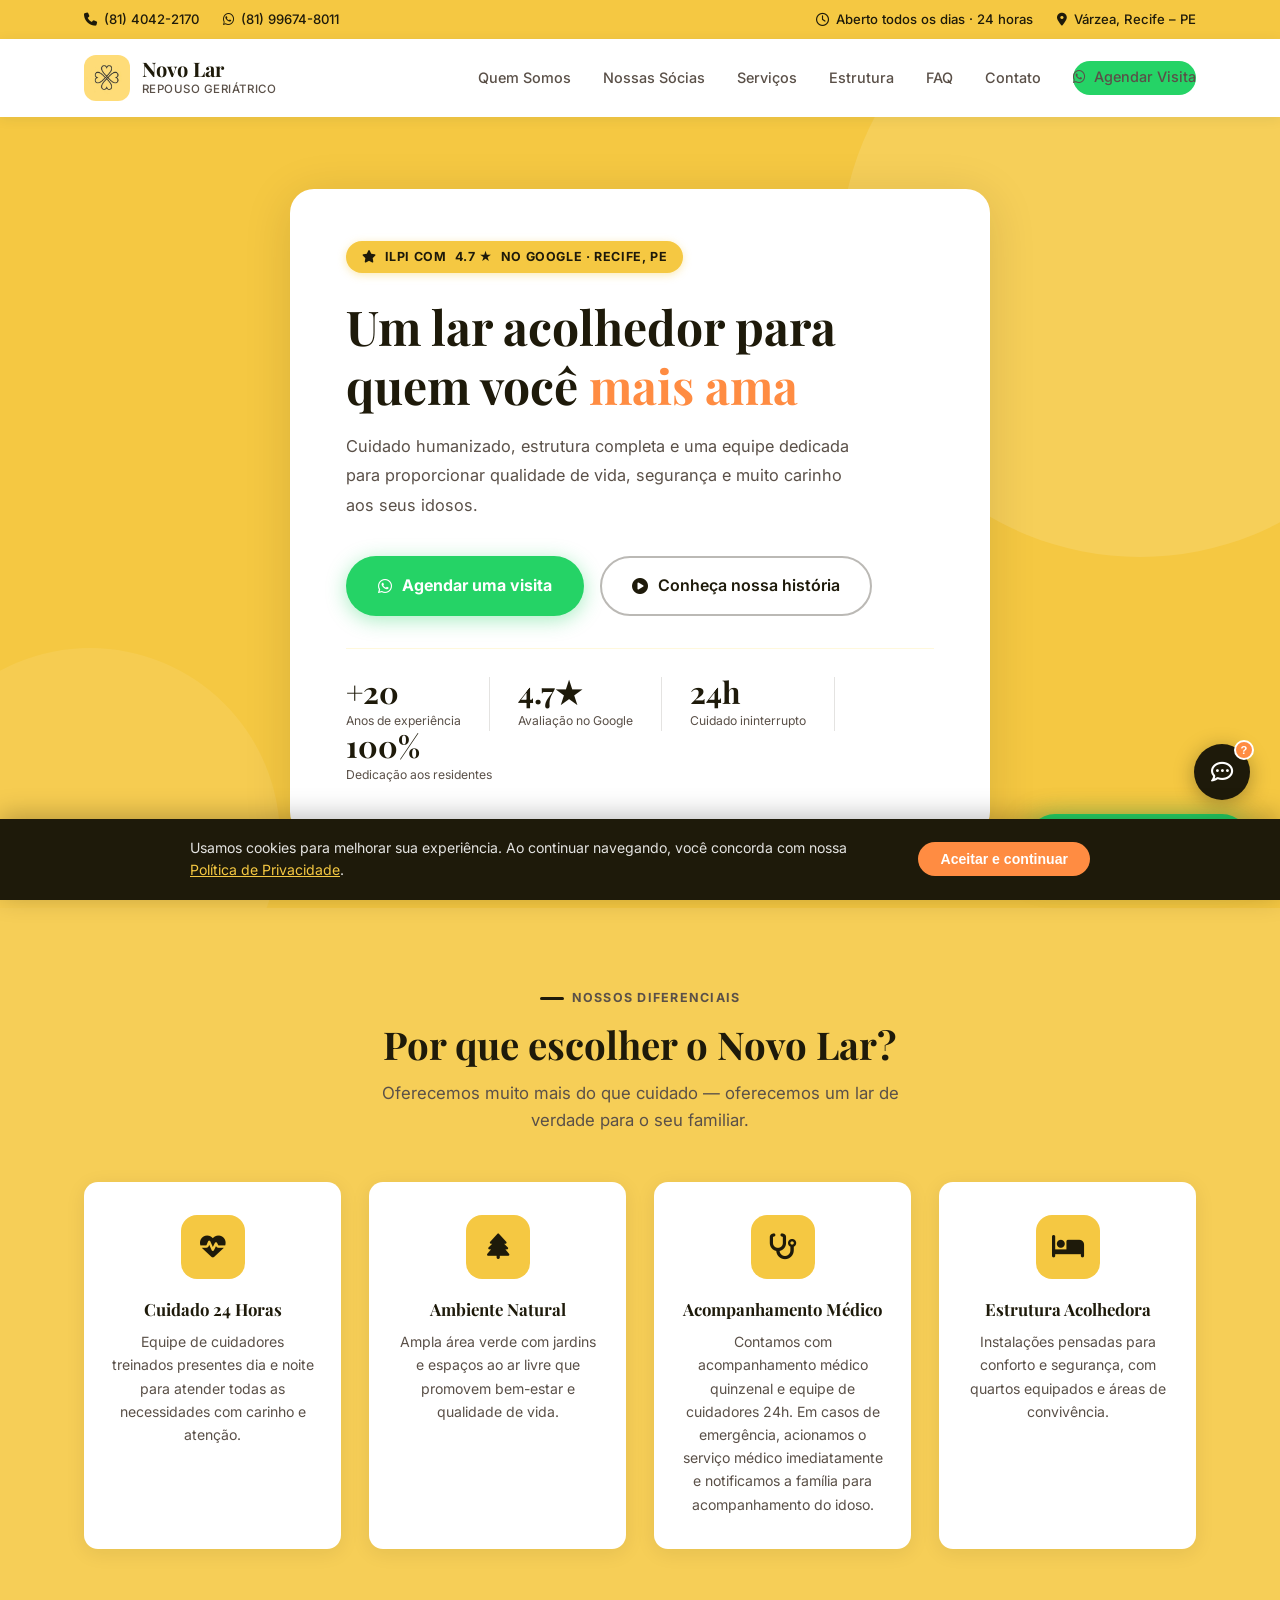
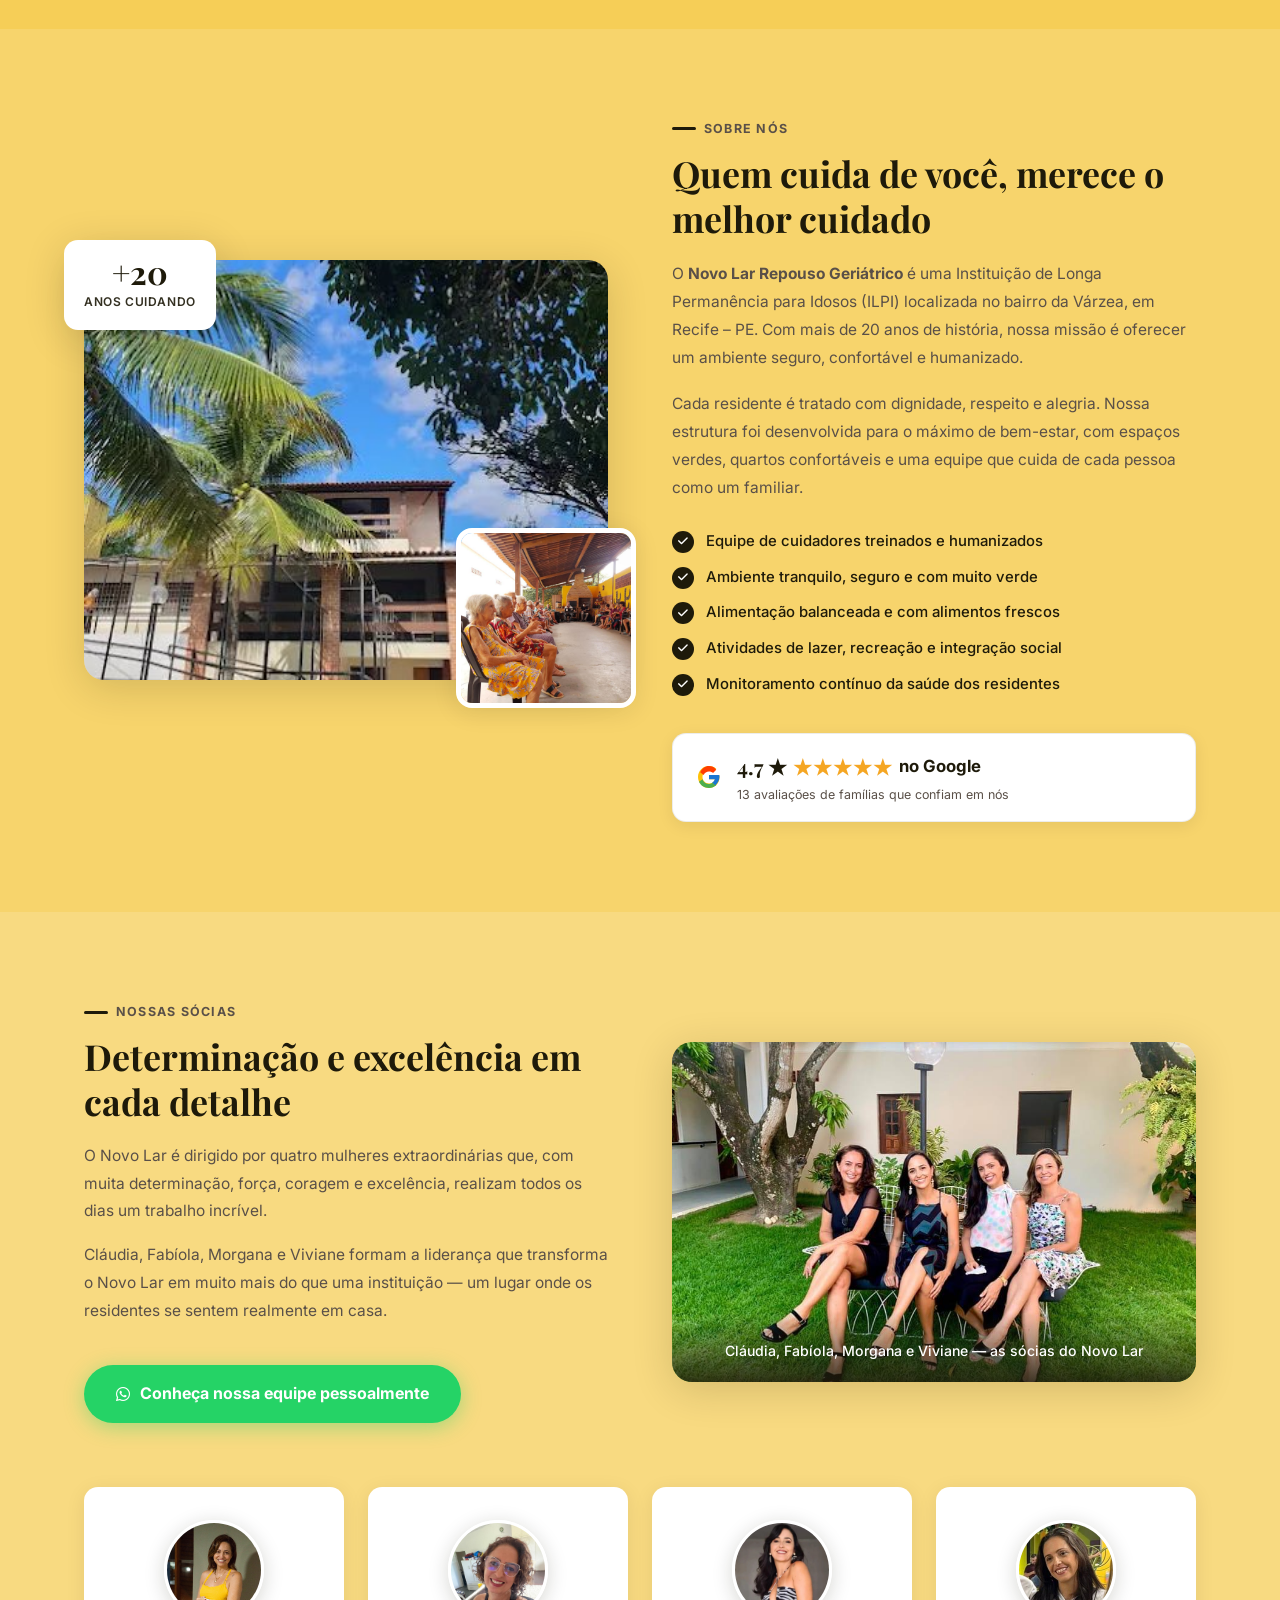
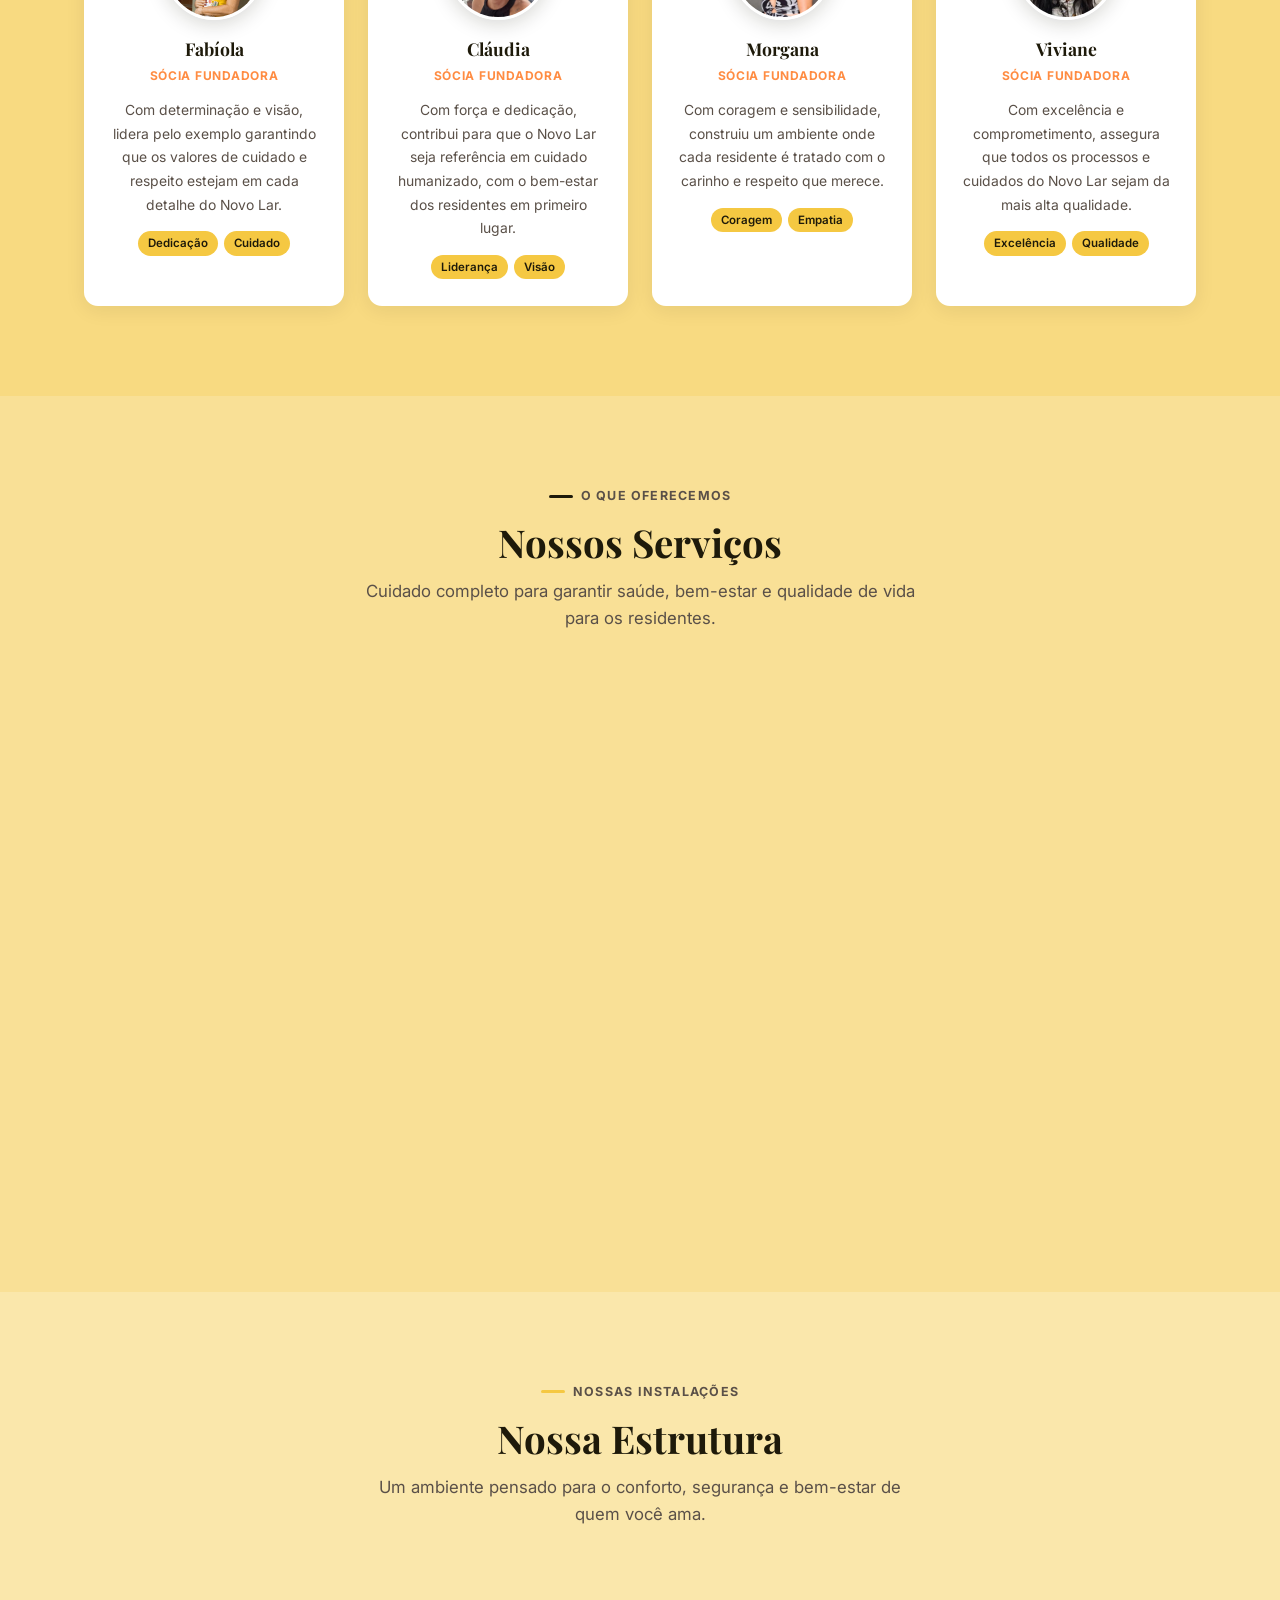
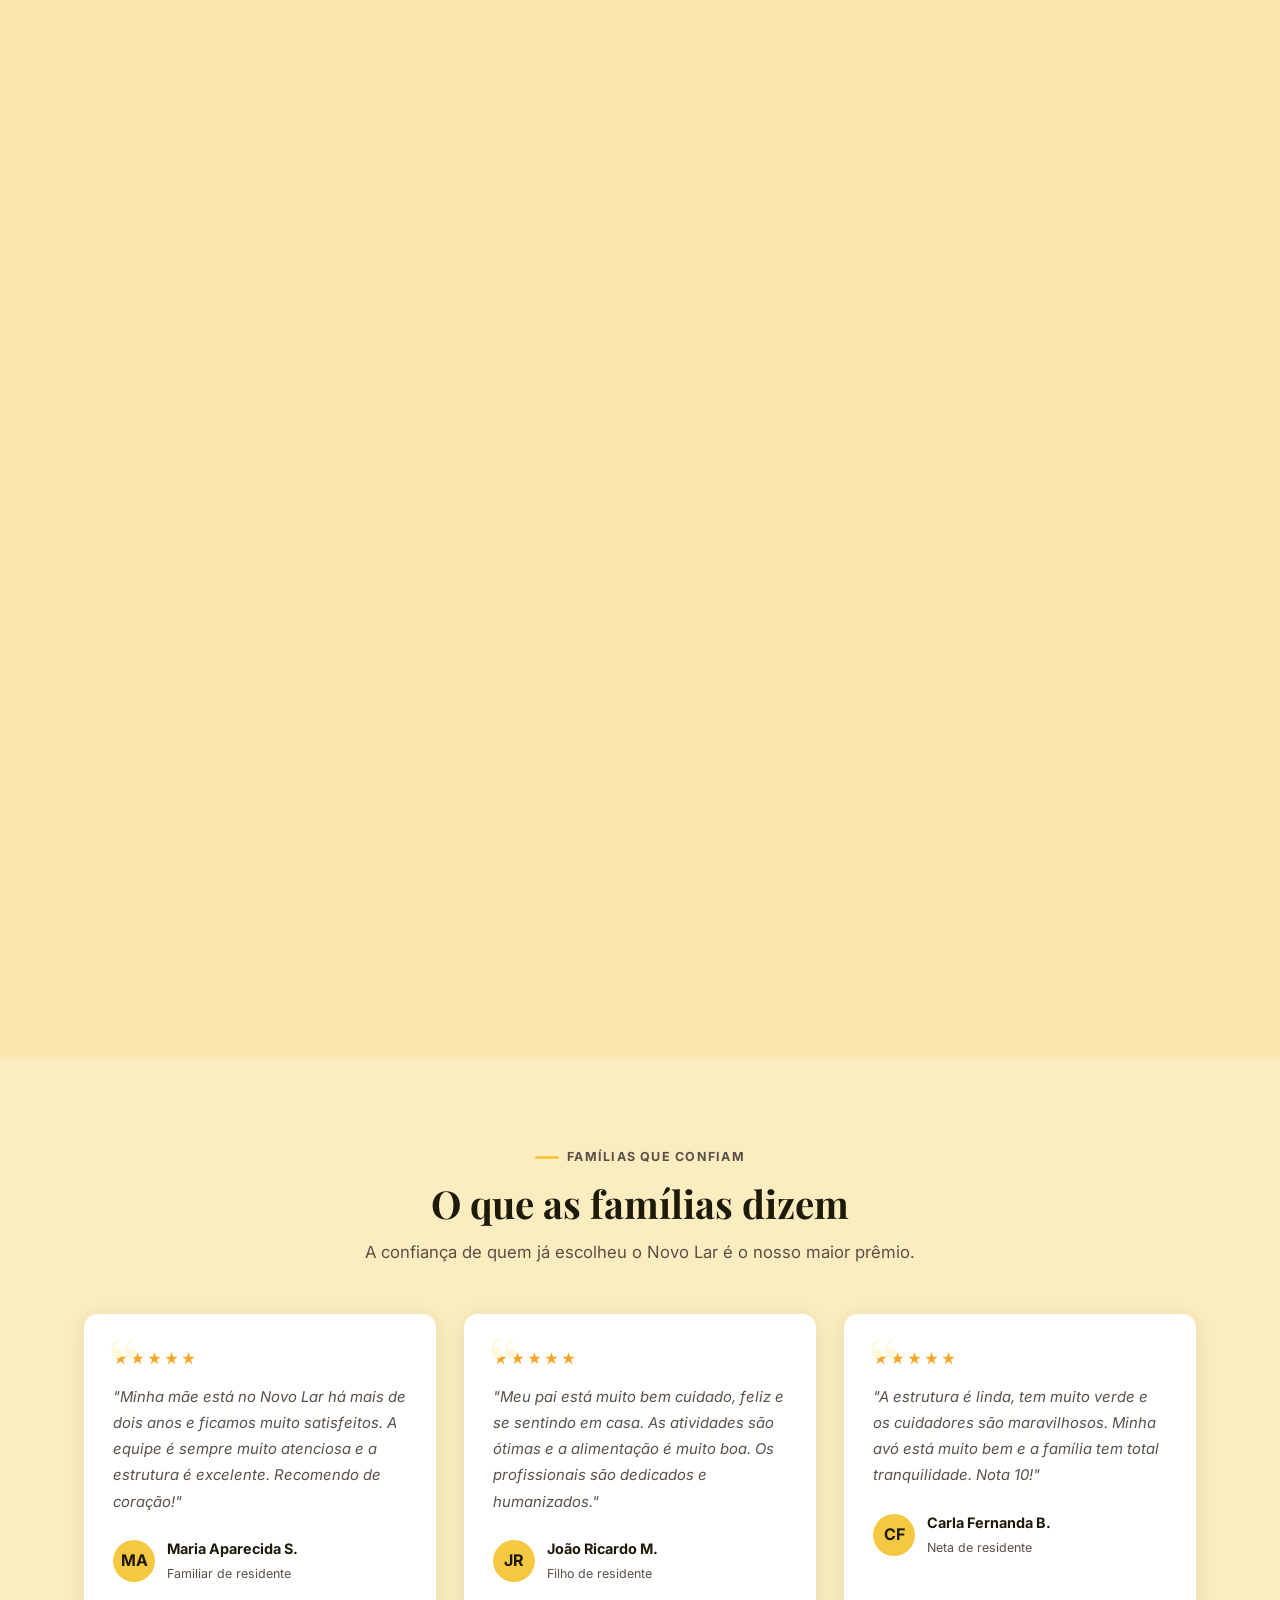
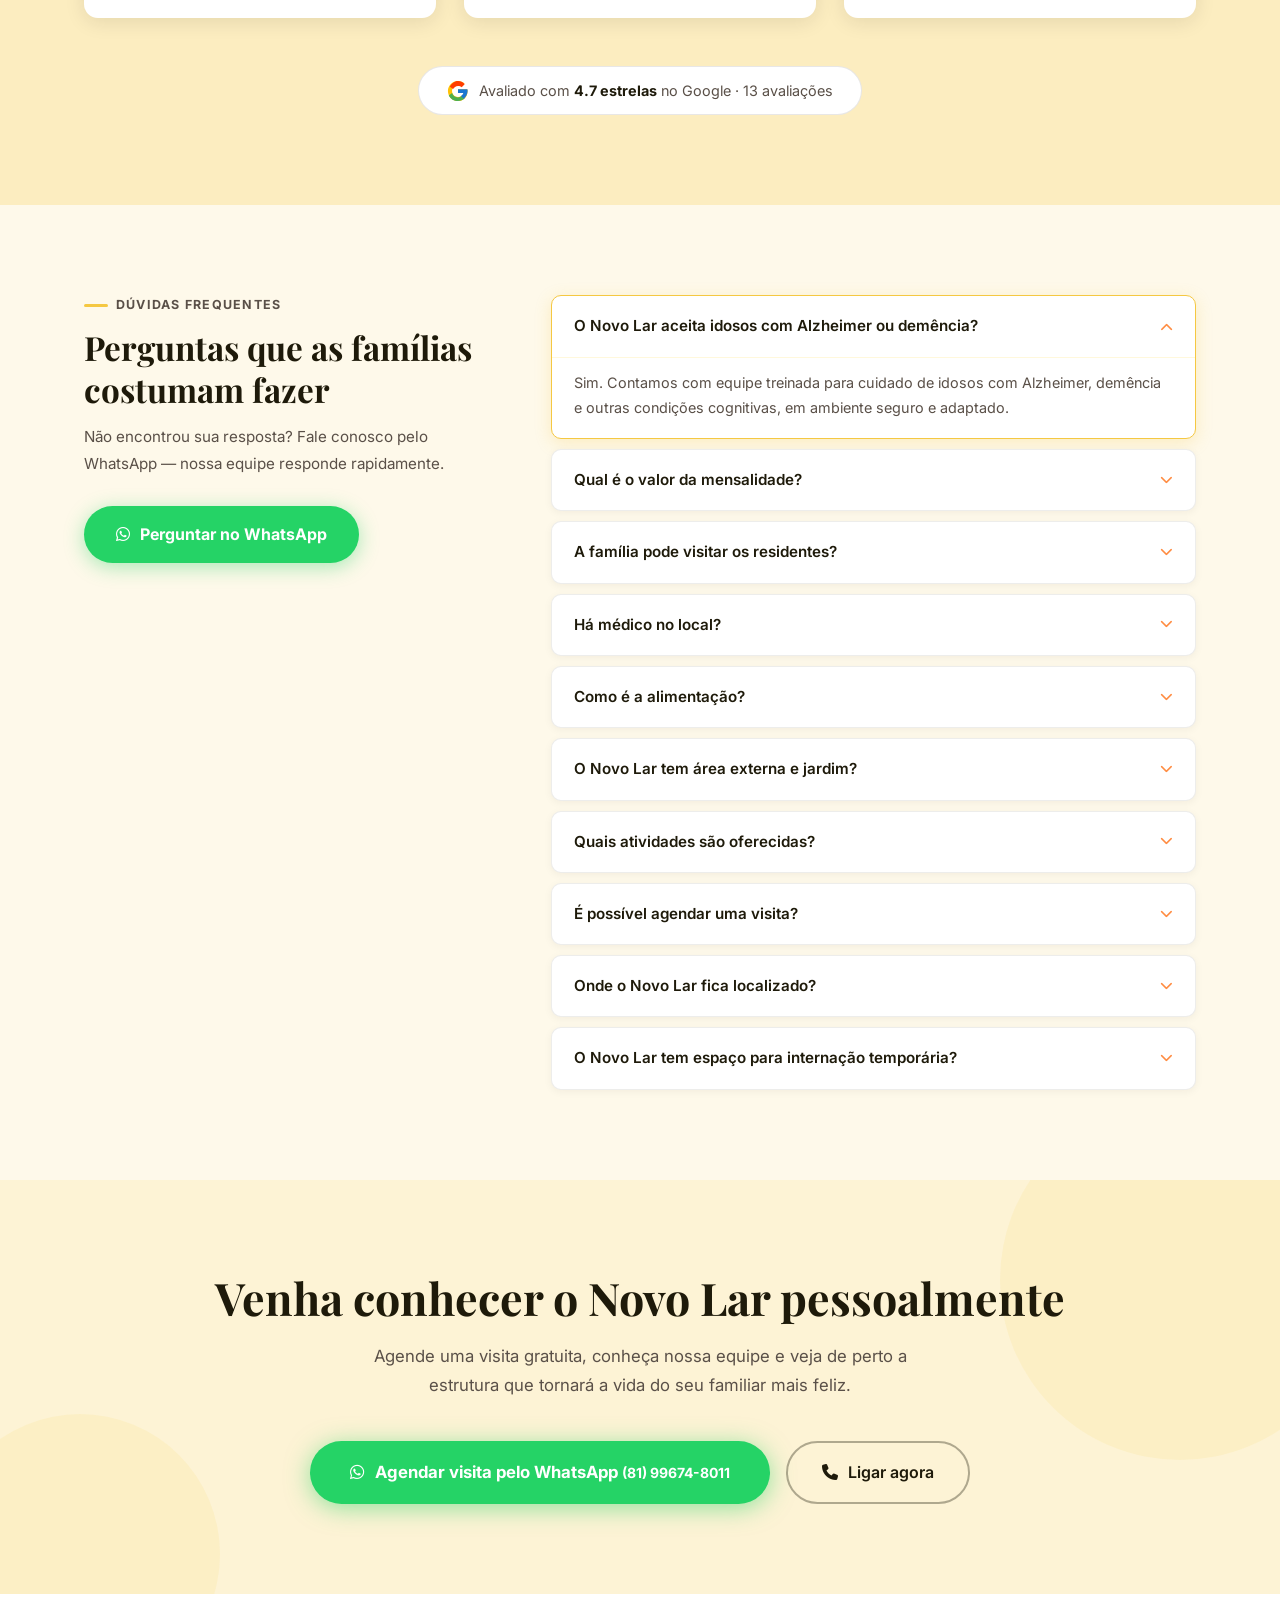
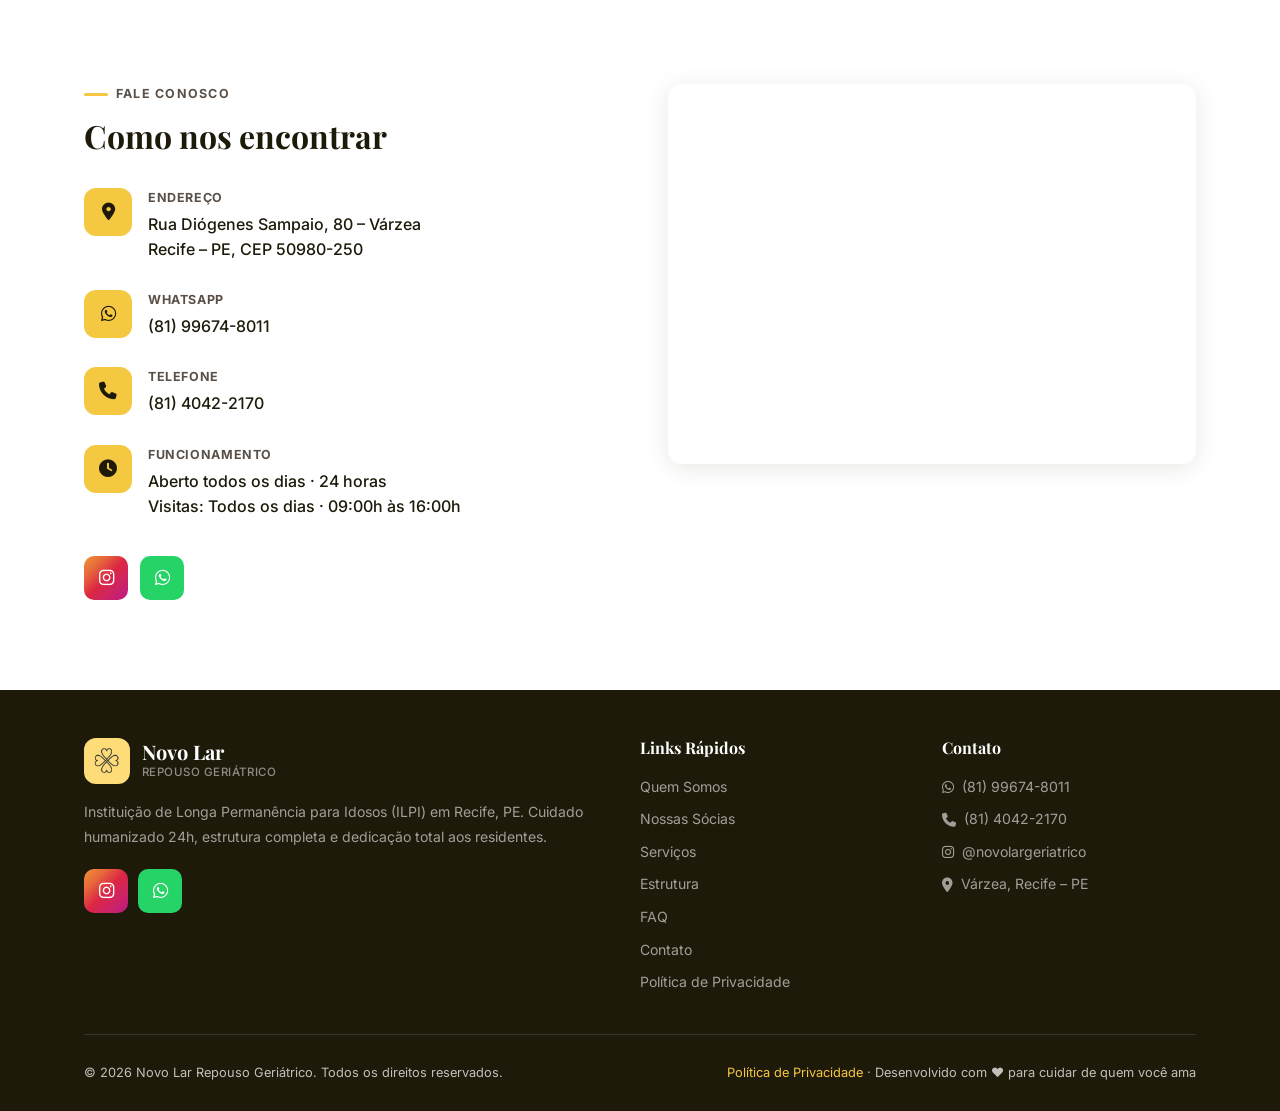
<file: Novo Lar/index.html>
<!DOCTYPE html>
<html lang="pt-BR">
<head>
  <meta charset="UTF-8">
  <meta name="viewport" content="width=device-width, initial-scale=1.0">

  <!-- ── SEO ─────────────────────────────────────────────────── -->
  <title>Novo Lar Geriátrico | Recife – PE | ILPI com cuidado humanizado</title>
  <meta name="description" content="Novo Lar Geriátrico em Recife (PE): Instituição de Longa Permanência para Idosos (ILPI) com cuidado humanizado 24h, estrutura completa, área verde e equipe especializada. Ligue (81) 4042-2170.">
  <meta name="keywords" content="casa de repouso Recife, lar de idosos Recife, ILPI Recife, geriátrico Recife, residência sênior Recife, cuidado de idosos PE">
  <meta name="robots" content="index, follow">
  <link rel="canonical" href="https://novolargeriátrico.com.br/">

  <!-- ── Open Graph ──────────────────────────────────────────── -->
  <meta property="og:type"        content="website">
  <meta property="og:url"         content="https://novolargeriátrico.com.br/">
  <meta property="og:title"       content="Novo Lar Geriátrico | Recife – PE">
  <meta property="og:description" content="ILPI com cuidado humanizado 24h em Recife, PE. Área verde, equipe especializada e muito carinho para os seus idosos.">
  <meta property="og:locale"      content="pt_BR">

  <!-- ── Schema.org — SEO Local ─────────────────────────────── -->
  <script type="application/ld+json">
  {
    "@context": "https://schema.org",
    "@type": "NursingHome",
    "name": "Novo Lar Repouso Geriátrico",
    "alternateName": "Novo Lar Geriátrico",
    "description": "Instituição de Longa Permanência para Idosos (ILPI) em Recife, PE. Cuidado humanizado 24 horas, estrutura completa e equipe especializada.",
    "url": "https://novolargeriátrico.com.br/",
    "telephone": "+55-81-4042-2170",
    "address": {
      "@type": "PostalAddress",
      "streetAddress": "Rua Diógenes Sampaio, 80",
      "addressLocality": "Recife",
      "addressRegion": "PE",
      "postalCode": "50980-250",
      "addressCountry": "BR"
    },
    "geo": {
      "@type": "GeoCoordinates",
      "latitude": "-8.06",
      "longitude": "-34.9486"
    },
    "openingHoursSpecification": {
      "@type": "OpeningHoursSpecification",
      "dayOfWeek": ["Monday","Tuesday","Wednesday","Thursday","Friday","Saturday","Sunday"],
      "opens": "00:00",
      "closes": "23:59"
    },
    "sameAs": [
      "https://www.instagram.com/novolargeriatrico/",
      "https://www.facebook.com/casadereposononovar"
    ],
    "aggregateRating": {
      "@type": "AggregateRating",
      "ratingValue": "4.7",
      "reviewCount": "13",
      "bestRating": "5"
    }
  }
  </script>

  <!-- ── Fontes ──────────────────────────────────────────────── -->
  <link rel="preconnect" href="https://fonts.googleapis.com">
  <link rel="preconnect" href="https://fonts.gstatic.com" crossorigin>
  <link href="https://fonts.googleapis.com/css2?family=Playfair+Display:wght@400;600;700&family=Inter:wght@300;400;500;600;700&display=swap" rel="stylesheet">

  <!-- ── Ícones ──────────────────────────────────────────────── -->
  <link rel="stylesheet" href="https://cdnjs.cloudflare.com/ajax/libs/font-awesome/6.5.0/css/all.min.css">

  <!-- ── Estilos ─────────────────────────────────────────────── -->
  <link rel="stylesheet" href="assets/css/style.css">
</head>
<body>

<!-- ============================================================
     TOP BAR
     ============================================================ -->
<div class="top-bar">
  <div class="container">
    <div class="top-bar__group">
      <span class="top-bar__item">
        <i class="fa-solid fa-phone" aria-hidden="true"></i>
        <a href="tel:+558140422170"><span data-fill="phone">(81) 4042-2170</span></a>
      </span>
      <span class="top-bar__item">
        <i class="fa-brands fa-whatsapp" aria-hidden="true"></i>
        <a href="#" data-wa="default"><span data-fill="whatsapp">(81) 99674-8011</span></a>
      </span>
    </div>
    <div class="top-bar__group">
      <span class="top-bar__item">
        <i class="fa-regular fa-clock" aria-hidden="true"></i>
        <span data-fill="hours">Aberto todos os dias · 24h</span>
      </span>
      <span class="top-bar__item">
        <i class="fa-solid fa-location-dot" aria-hidden="true"></i>
        Várzea, Recife – PE
      </span>
    </div>
  </div>
</div>

<!-- ============================================================
     HEADER
     ============================================================ -->
<header class="header">
  <div class="container">
    <nav class="nav" aria-label="Navegação principal">

      <a href="#" class="logo" aria-label="Novo Lar Geriátrico – página inicial">
        <div class="logo__icon">
          <img src="assets/img/logo-novo-lar.png" alt="Logo Novo Lar" width="46" height="46">
        </div>
        <div>
          <span class="logo__name">Novo Lar</span>
          <span class="logo__tagline">Repouso Geriátrico</span>
        </div>
      </a>

      <ul class="nav__links" id="navLinks" role="list">
        <li><a href="#sobre">Quem Somos</a></li>
        <li><a href="#socias">Nossas Sócias</a></li>
        <li><a href="#servicos">Serviços</a></li>
        <li><a href="#estrutura">Estrutura</a></li>
        <li><a href="#faq">FAQ</a></li>
        <li><a href="#contato">Contato</a></li>
        <li>
          <a href="#" data-wa="visita" class="btn-nav-wa">
            <i class="fa-brands fa-whatsapp" aria-hidden="true"></i> Agendar Visita
          </a>
        </li>
      </ul>

      <button class="hamburger" id="hamburger"
              aria-controls="navLinks" aria-expanded="false"
              aria-label="Abrir menu">
        <span class="hamburger__line"></span>
        <span class="hamburger__line"></span>
        <span class="hamburger__line"></span>
      </button>
    </nav>
  </div>
</header>

<!-- ============================================================
     HERO
     ============================================================ -->
<section class="hero" aria-label="Apresentação">
  <div class="hero__bg" aria-hidden="true"></div>
  <div class="hero__overlay" aria-hidden="true"></div>

  <div class="container">
    <div class="hero__content">
      <div class="hero__card">

        <div class="hero__badge">
          <i class="fa-solid fa-star" aria-hidden="true"></i>
          ILPI com <span data-fill="rating">4.7 ★</span> no Google · Recife, PE
        </div>

        <h1 class="hero__title">
          Um lar acolhedor para quem você <em>mais ama</em>
        </h1>

        <p class="hero__desc">
          Cuidado humanizado, estrutura completa e uma equipe dedicada para proporcionar
          qualidade de vida, segurança e muito carinho aos seus idosos.
        </p>

        <div class="hero__ctas">
          <a href="#" data-wa="visita" class="btn btn-whatsapp">
            <i class="fa-brands fa-whatsapp" aria-hidden="true"></i>
            Agendar uma visita
          </a>
          <a href="#sobre" class="btn btn-outline">
            <i class="fa-solid fa-circle-play" aria-hidden="true"></i>
            Conheça nossa história
          </a>
        </div>

        <div class="hero__stats" aria-label="Nossos números">
          <div class="hero__stat">
            <strong>+20</strong>
            <span>Anos de experiência</span>
          </div>
          <div class="hero__stat">
            <strong>4.7★</strong>
            <span>Avaliação no Google</span>
          </div>
          <div class="hero__stat">
            <strong>24h</strong>
            <span>Cuidado ininterrupto</span>
          </div>
          <div class="hero__stat">
            <strong>100%</strong>
            <span>Dedicação aos residentes</span>
          </div>
        </div>

      </div>
    </div>
  </div>

  <!-- hero usa design CSS puro, sem imagens de banco que não podemos controlar -->
</section>

<!-- ============================================================
     DIFERENCIAIS
     ============================================================ -->
<section class="diferenciais" id="diferenciais">
  <div class="container">
    <div class="text-center">
      <div class="eyebrow" style="justify-content:center">Nossos Diferenciais</div>
      <h2 class="section-title">Por que escolher o Novo Lar?</h2>
      <p class="section-sub">Oferecemos muito mais do que cuidado — oferecemos um lar de verdade para o seu familiar.</p>
    </div>
    <div class="diferenciais__grid">
      <div class="dif-card">
        <div class="dif-card__icon" aria-hidden="true"><i class="fa-solid fa-heart-pulse"></i></div>
        <h3>Cuidado 24 Horas</h3>
        <p>Equipe de cuidadores treinados presentes dia e noite para atender todas as necessidades com carinho e atenção.</p>
      </div>
      <div class="dif-card">
        <div class="dif-card__icon" aria-hidden="true"><i class="fa-solid fa-tree"></i></div>
        <h3>Ambiente Natural</h3>
        <p>Ampla área verde com jardins e espaços ao ar livre que promovem bem-estar e qualidade de vida.</p>
      </div>
      <div class="dif-card">
        <div class="dif-card__icon" aria-hidden="true"><i class="fa-solid fa-stethoscope"></i></div>
        <h3>Acompanhamento Médico</h3>
        <p>Contamos com acompanhamento médico quinzenal e equipe de cuidadores 24h. Em casos de emergência, acionamos o serviço médico imediatamente e notificamos a família para acompanhamento do idoso.</p>
      </div>
      <div class="dif-card">
        <div class="dif-card__icon" aria-hidden="true"><i class="fa-solid fa-bed"></i></i></div>
        <h3>Estrutura Acolhedora</h3>
        <p>Instalações pensadas para conforto e segurança, com quartos equipados e áreas de convivência.</p>
      </div>
    </div>
  </div>
</section>

<!-- ============================================================
     SOBRE NÓS
     ============================================================ -->
<section class="sobre" id="sobre">
  <div class="container">
    <div class="sobre__grid">

      <div class="sobre__images">
        <div class="sobre__img-badge" aria-label="Mais de 20 anos cuidando">
          <strong>+20</strong>
          <span>Anos cuidando</span>
        </div>
        <div class="sobre__img-main">
          <img src="assets/img/fachada-palmeira.jpg"
               alt="Fachada do Novo Lar Geriátrico com palmeiras — Recife, PE">
        </div>
        <div class="sobre__img-thumb">
          <img src="assets/img/residente-lendo.jpeg"
               alt="Residente lendo confortavelmente no Novo Lar">
        </div>
      </div>

      <div class="sobre__text">
        <div class="eyebrow">Sobre Nós</div>
        <h2>Quem cuida de você, merece o melhor cuidado</h2>
        <p>
          O <strong>Novo Lar Repouso Geriátrico</strong> é uma Instituição de Longa Permanência
          para Idosos (ILPI) localizada no bairro da Várzea, em Recife – PE. Com mais de 20 anos
          de história, nossa missão é oferecer um ambiente seguro, confortável e humanizado.
        </p>
        <p>
          Cada residente é tratado com dignidade, respeito e alegria. Nossa estrutura foi
          desenvolvida para o máximo de bem-estar, com espaços verdes, quartos confortáveis
          e uma equipe que cuida de cada pessoa como um familiar.
        </p>
        <ul class="sobre__checklist" aria-label="Diferenciais">
          <li><i class="fa-solid fa-check" aria-hidden="true"></i> Equipe de cuidadores treinados e humanizados</li>
          <li><i class="fa-solid fa-check" aria-hidden="true"></i> Ambiente tranquilo, seguro e com muito verde</li>
          <li><i class="fa-solid fa-check" aria-hidden="true"></i> Alimentação balanceada e com alimentos frescos</li>
          <li><i class="fa-solid fa-check" aria-hidden="true"></i> Atividades de lazer, recreação e integração social</li>
          <li><i class="fa-solid fa-check" aria-hidden="true"></i> Monitoramento contínuo da saúde dos residentes</li>
        </ul>
        <div class="rating-badge" aria-label="Avaliação 4.7 estrelas no Google">
          <svg class="rating-badge__glogo" width="24" height="24" viewBox="0 0 48 48" xmlns="http://www.w3.org/2000/svg" aria-hidden="true">
            <path d="M44.5 20H24v8.5h11.8C34.7 33.9 30.1 37 24 37c-7.2 0-13-5.8-13-13s5.8-13 13-13c3.1 0 5.9 1.1 8.1 2.9l6.4-6.4C34.6 4.1 29.6 2 24 2 11.8 2 2 11.8 2 24s9.8 22 22 22c11 0 21-8 21-22 0-1.3-.2-2.7-.5-4z" fill="#FFC107"/>
            <path d="M6.3 14.7l7 5.1C15.2 16.1 19.3 13 24 13c3.1 0 5.9 1.1 8.1 2.9l6.4-6.4C34.6 4.1 29.6 2 24 2 16.3 2 9.6 7.3 6.3 14.7z" fill="#FF3D00"/>
            <path d="M24 46c5.5 0 10.5-2.1 14.3-5.4l-6.6-5.6C29.6 36.9 26.9 38 24 38c-6.1 0-11.3-4.1-13-9.7l-7 5.4C7.5 41.4 15.2 46 24 46z" fill="#4CAF50"/>
            <path d="M44.5 20H24v8.5h11.8c-1 2.8-3 5.1-5.5 6.6l6.6 5.6C40.7 37.3 45 31 45 24c0-1.3-.2-2.7-.5-4z" fill="#1976D2"/>
          </svg>
          <div class="rating-badge__info">
            <strong><span data-fill="rating">4.7</span> <span class="rating-badge__stars" aria-label="5 estrelas">★★★★★</span> no Google</strong>
            <span>13 avaliações de famílias que confiam em nós</span>
          </div>
        </div>
      </div>

    </div>
  </div>
</section>

<!-- ============================================================
     SÓCIAS FUNDADORAS
     ============================================================ -->
<section class="socias" id="socias">
  <div class="container">

    <div class="socias__intro">
      <div class="socias__intro-text">
        <div class="eyebrow">Nossas Sócias</div>
        <h2>Determinação e excelência em cada detalhe</h2>
        <p>
          O Novo Lar é dirigido por quatro mulheres extraordinárias que, com muita determinação,
          força, coragem e excelência, realizam todos os dias um trabalho incrível.
        </p>
        <p>
          Cláudia, Fabíola, Morgana e Viviane formam a liderança que transforma o Novo Lar em
          muito mais do que uma instituição — um lugar onde os residentes se sentem realmente em casa.
        </p>
        <a href="#" data-wa="visita" class="btn btn-whatsapp" style="margin-top:24px; display:inline-flex">
          <i class="fa-brands fa-whatsapp" aria-hidden="true"></i>
          Conheça nossa equipe pessoalmente
        </a>
      </div>

      <figure class="socias__group-photo">
        <img src="assets/img/fotos-socias.jpeg"
             alt="As quatro sócias do Novo Lar: Cláudia, Fabíola, Morgana e Viviane">
        <figcaption>Cláudia, Fabíola, Morgana e Viviane — as sócias do Novo Lar</figcaption>
      </figure>
    </div>

    <!-- Cards gerados a partir de data/team.js via JS, mas com fallback HTML -->
    <div class="socias__grid">
      <article class="socia-card">
        <div class="socia-card__avatar">
          <img src="assets/img/socia-fabiola.jpeg" alt="Fabíola — Sócia Fundadora do Novo Lar">
        </div>
        <h3>Fabíola</h3>
        <span class="socia-card__role">Sócia Fundadora</span>
        <p>Com determinação e visão, lidera pelo exemplo garantindo que os valores de cuidado e respeito estejam em cada detalhe do Novo Lar.</p>
        <div class="socia-card__tags">
          <span class="socia-card__tag">Dedicação</span>
          <span class="socia-card__tag">Cuidado</span>
        </div>
      </article>
      <article class="socia-card">
        <div class="socia-card__avatar">
          <img src="assets/img/socia-claudia.png" alt="Cláudia — Sócia Fundadora do Novo Lar">
        </div>
        <h3>Cláudia</h3>
        <span class="socia-card__role">Sócia Fundadora</span>
        <p>Com força e dedicação, contribui para que o Novo Lar seja referência em cuidado humanizado, com o bem-estar dos residentes em primeiro lugar.</p>
        <div class="socia-card__tags">
          <span class="socia-card__tag">Liderança</span>
          <span class="socia-card__tag">Visão</span>
        </div>
      </article>
      <article class="socia-card">
        <div class="socia-card__avatar">
          <img src="assets/img/socia-morgana.png" alt="Morgana — Sócia Fundadora do Novo Lar">
        </div>
        <h3>Morgana</h3>
        <span class="socia-card__role">Sócia Fundadora</span>
        <p>Com coragem e sensibilidade, construiu um ambiente onde cada residente é tratado com o carinho e respeito que merece.</p>
        <div class="socia-card__tags">
          <span class="socia-card__tag">Coragem</span>
          <span class="socia-card__tag">Empatia</span>
        </div>
      </article>
      <article class="socia-card">
        <div class="socia-card__avatar">
          <img src="assets/img/socia-viviane.jpg" alt="Viviane — Sócia Fundadora do Novo Lar">
        </div>
        <h3>Viviane</h3>
        <span class="socia-card__role">Sócia Fundadora</span>
        <p>Com excelência e comprometimento, assegura que todos os processos e cuidados do Novo Lar sejam da mais alta qualidade.</p>
        <div class="socia-card__tags">
          <span class="socia-card__tag">Excelência</span>
          <span class="socia-card__tag">Qualidade</span>
        </div>
      </article>
    </div>

  </div>
</section>

<!-- ============================================================
     SERVIÇOS
     ============================================================ -->
<section class="servicos" id="servicos">
  <div class="container">
    <div class="text-center">
      <div class="eyebrow" style="justify-content:center">O que oferecemos</div>
      <h2 class="section-title">Nossos Serviços</h2>
      <p class="section-sub">Cuidado completo para garantir saúde, bem-estar e qualidade de vida para os residentes.</p>
    </div>
    <div class="servicos__grid">
      <div class="serv-card">
        <span class="serv-card__icon" aria-hidden="true">🛏️</span>
        <h3>Acomodações Confortáveis</h3>
        <p>Quartos individuais e compartilhados equipados com conforto, segurança e toda a estrutura necessária.</p>
      </div>
      <div class="serv-card">
        <span class="serv-card__icon" aria-hidden="true">🍽️</span>
        <h3>Nutrição e Alimentação</h3>
        <p>Refeições balanceadas e adaptadas, preparadas com ingredientes frescos.</p>
      </div>
      <div class="serv-card">
        <span class="serv-card__icon" aria-hidden="true">💊</span>
        <h3>Gestão de Medicamentos</h3>
        <p>Controle rigoroso da administração de medicamentos com registros detalhados e acompanhamento individual.</p>
      </div>
      <div class="serv-card">
        <span class="serv-card__icon" aria-hidden="true">🤸</span>
        <h3>Fisioterapia e Reabilitação</h3>
        <p>Atendimento fisioterapêutico para manutenção e melhora da mobilidade e independência dos residentes. <span style="font-size: 0.9em; opacity: 0.8;">* valores não inclusos</span></p>
      </div>
      <div class="serv-card">
        <span class="serv-card__icon" aria-hidden="true">🎭</span>
        <h3>Atividades de Lazer</h3>
        <p>Música, jogos, leitura e muito mais. O objetivo é manter os residentes ativos e felizes com atividades que estimulam corpo e mente.</p>
      </div>
    </div>
  </div>
</section>

<!-- ============================================================
     ESTRUTURA — galeria
     ============================================================ -->
<section class="estrutura" id="estrutura">
  <div class="container">
    <div class="text-center">
      <div class="eyebrow" style="justify-content:center">Nossas Instalações</div>
      <h2 class="section-title">Nossa Estrutura</h2>
      <p class="section-sub">Um ambiente pensado para o conforto, segurança e bem-estar de quem você ama.</p>
    </div>
    <div class="gallery">
      <div class="gallery__item gallery__item--tall">
        <img src="assets/img/fachada-jardim.jpg" alt="Fachada do Novo Lar com jardim e palmeiras — Recife, PE">
        <div class="gallery__overlay"><span>Fachada & Jardim</span></div>
      </div>
      <div class="gallery__item">
        <img src="assets/img/area-externa.jpg" alt="Área externa com mesas e cadeiras de ferro">
        <div class="gallery__overlay"><span>Área Externa</span></div>
      </div>
      <div class="gallery__item">
        <img src="assets/img/sala-convivencia.jpg" alt="Ampla sala de convivência com sofás e cadeiras de balanço">
        <div class="gallery__overlay"><span>Sala de Convivência</span></div>
      </div>
      <div class="gallery__item">
        <img src="assets/img/jardim-banco.jpg" alt="Jardim com banco e vegetação exuberante">
        <div class="gallery__overlay"><span>Jardim & Área Verde</span></div>
      </div>
      <div class="gallery__item">
        <img src="assets/img/varanda-balanco.jpg" alt="Varanda acolhedora com cadeira de balanço e vista para o jardim">
        <div class="gallery__overlay"><span>Varanda Acolhedora</span></div>
      </div>
      <div class="gallery__item">
        <img src="fotos-reservas/quarto-1.jpeg" alt="Quarto com camas confortáveis">
        <div class="gallery__overlay"><span>Quarto Duplo & Triplo </span></div>
      </div>
      <div class="gallery__item">
        <img src="fotos-reservas/quarto-2.jpeg" alt="Quarto acessível e bem equipado">
        <div class="gallery__overlay"><span>Quarto Quádruplo</span></div>
      </div>
    </div>
  </div>
</section>

<!-- ============================================================
     DEPOIMENTOS
     ============================================================ -->
<section class="depoimentos" id="depoimentos">
  <div class="container">
    <div class="text-center">
      <div class="eyebrow" style="justify-content:center">Famílias que confiam</div>
      <h2 class="section-title">O que as famílias dizem</h2>
      <p class="section-sub">A confiança de quem já escolheu o Novo Lar é o nosso maior prêmio.</p>
    </div>
    <div class="depoimentos__grid">
      <article class="depo-card">
        <div class="depo-card__stars" aria-label="5 estrelas">★★★★★</div>
        <p class="depo-card__text">"Minha mãe está no Novo Lar há mais de dois anos e ficamos muito satisfeitos. A equipe é sempre muito atenciosa e a estrutura é excelente. Recomendo de coração!"</p>
        <div class="depo-card__author">
          <div class="depo-card__avatar" aria-hidden="true">MA</div>
          <div>
            <strong>Maria Aparecida S.</strong>
            <span>Familiar de residente</span>
          </div>
        </div>
      </article>
      <article class="depo-card">
        <div class="depo-card__stars" aria-label="5 estrelas">★★★★★</div>
        <p class="depo-card__text">"Meu pai está muito bem cuidado, feliz e se sentindo em casa. As atividades são ótimas e a alimentação é muito boa. Os profissionais são dedicados e humanizados."</p>
        <div class="depo-card__author">
          <div class="depo-card__avatar" aria-hidden="true">JR</div>
          <div>
            <strong>João Ricardo M.</strong>
            <span>Filho de residente</span>
          </div>
        </div>
      </article>
      <article class="depo-card">
        <div class="depo-card__stars" aria-label="5 estrelas">★★★★★</div>
        <p class="depo-card__text">"A estrutura é linda, tem muito verde e os cuidadores são maravilhosos. Minha avó está muito bem e a família tem total tranquilidade. Nota 10!"</p>
        <div class="depo-card__author">
          <div class="depo-card__avatar" aria-hidden="true">CF</div>
          <div>
            <strong>Carla Fernanda B.</strong>
            <span>Neta de residente</span>
          </div>
        </div>
      </article>
    </div>
    <div class="google-rating" aria-label="4.7 estrelas no Google com 13 avaliações">
      <svg class="google-rating__logo" viewBox="0 0 48 48" xmlns="http://www.w3.org/2000/svg" aria-hidden="true">
        <path d="M44.5 20H24v8.5h11.8C34.7 33.9 30.1 37 24 37c-7.2 0-13-5.8-13-13s5.8-13 13-13c3.1 0 5.9 1.1 8.1 2.9l6.4-6.4C34.6 4.1 29.6 2 24 2 11.8 2 2 11.8 2 24s9.8 22 22 22c11 0 21-8 21-22 0-1.3-.2-2.7-.5-4z" fill="#FFC107"/>
        <path d="M6.3 14.7l7 5.1C15.2 16.1 19.3 13 24 13c3.1 0 5.9 1.1 8.1 2.9l6.4-6.4C34.6 4.1 29.6 2 24 2 16.3 2 9.6 7.3 6.3 14.7z" fill="#FF3D00"/>
        <path d="M24 46c5.5 0 10.5-2.1 14.3-5.4l-6.6-5.6C29.6 36.9 26.9 38 24 38c-6.1 0-11.3-4.1-13-9.7l-7 5.4C7.5 41.4 15.2 46 24 46z" fill="#4CAF50"/>
        <path d="M44.5 20H24v8.5h11.8c-1 2.8-3 5.1-5.5 6.6l6.6 5.6C40.7 37.3 45 31 45 24c0-1.3-.2-2.7-.5-4z" fill="#1976D2"/>
      </svg>
      <span class="google-rating__text">
        Avaliado com <strong>4.7 estrelas</strong> no Google · 13 avaliações
      </span>
    </div>
  </div>
</section>

<!-- ============================================================
     FAQ
     ============================================================ -->
<section class="faq" id="faq">
  <div class="container">
    <div class="faq__layout">

      <div class="faq__header">
        <div class="eyebrow">Dúvidas Frequentes</div>
        <h2>Perguntas que as famílias costumam fazer</h2>
        <p>Não encontrou sua resposta? Fale conosco pelo WhatsApp — nossa equipe responde rapidamente.</p>
        <a href="#" data-wa="default" class="btn btn-whatsapp" style="margin-top:28px; display:inline-flex">
          <i class="fa-brands fa-whatsapp" aria-hidden="true"></i>
          Perguntar no WhatsApp
        </a>
      </div>

      <!-- Preenchido por faq-accordion.js a partir de data/faq.js -->
      <div class="faq__list" id="faqList" aria-label="Perguntas frequentes">
        <!-- Conteúdo dinâmico -->
      </div>

    </div>
  </div>
</section>

<!-- ============================================================
     CTA FINAL
     ============================================================ -->
<section class="cta-final" aria-labelledby="cta-heading">
  <div class="container">
    <div class="cta-final__inner">
      <h2 id="cta-heading">Venha conhecer o Novo Lar pessoalmente</h2>
      <p>Agende uma visita gratuita, conheça nossa equipe e veja de perto a estrutura que tornará a vida do seu familiar mais feliz.</p>
      <div class="cta-final__btns">
        <a href="#" data-wa="visita" class="btn btn-whatsapp btn-whatsapp--large">
          <i class="fa-brands fa-whatsapp" aria-hidden="true"></i>
          <span>
            Agendar visita pelo WhatsApp
            <small data-fill="whatsapp">(81) 99674-8011</small>
          </span>
        </a>
        <a href="tel:+558140422170" class="btn-phone">
          <i class="fa-solid fa-phone" aria-hidden="true"></i>
          Ligar agora
        </a>
      </div>
    </div>
  </div>
</section>

<!-- ============================================================
     CONTATO & MAPA
     ============================================================ -->
<section class="contato" id="contato">
  <div class="container">
    <div class="contato__grid">

      <div class="contato__info">
        <div class="eyebrow">Fale Conosco</div>
        <h2>Como nos encontrar</h2>

        <div class="info-item">
          <div class="info-item__icon" aria-hidden="true"><i class="fa-solid fa-location-dot"></i></div>
          <div>
            <span class="info-item__label">Endereço</span>
            <address class="info-item__value" style="font-style:normal">
              Rua Diógenes Sampaio, 80 – Várzea<br>
              Recife – PE, CEP 50980-250
            </address>
          </div>
        </div>

        <div class="info-item">
          <div class="info-item__icon" aria-hidden="true"><i class="fa-brands fa-whatsapp"></i></div>
          <div>
            <span class="info-item__label">WhatsApp</span>
            <a href="#" data-wa="default" class="info-item__value">
              <span data-fill="whatsapp">(81) 99674-8011</span>
            </a>
          </div>
        </div>

        <div class="info-item">
          <div class="info-item__icon" aria-hidden="true"><i class="fa-solid fa-phone"></i></div>
          <div>
            <span class="info-item__label">Telefone</span>
            <a href="tel:+558140422170" class="info-item__value">
              <span data-fill="phone">(81) 4042-2170</span>
            </a>
          </div>
        </div>

        <div class="info-item">
          <div class="info-item__icon" aria-hidden="true"><i class="fa-solid fa-clock"></i></div>
          <div>
            <span class="info-item__label">Funcionamento</span>
            <span class="info-item__value">
              <span data-fill="hours">Aberto todos os dias · 24 horas</span><br>
              Visitas: <span data-fill="visits">Seg a Sáb · 09h às 18h</span>
            </span>
          </div>
        </div>

        <div class="social-row" aria-label="Redes sociais">
          <a href="https://www.instagram.com/novolargeriatrico/" target="_blank" rel="noopener"
             class="social-btn social-btn--ig" aria-label="Siga-nos no Instagram">
            <i class="fa-brands fa-instagram" aria-hidden="true"></i>
          </a>
          <a href="#" data-wa="default"
             class="social-btn social-btn--wa" aria-label="Fale conosco pelo WhatsApp">
            <i class="fa-brands fa-whatsapp" aria-hidden="true"></i>
          </a>
        </div>
      </div>

      <div class="map-frame">
        <iframe
          src="https://www.google.com/maps/embed?pb=!1m18!1m12!1m3!1d3950.9862!2d-34.9486!3d-8.06!2m3!1f0!2f0!3f0!3m2!1i1024!2i768!4f13.1!3m3!1m2!1s0x7ab18ae2a9d8c3d%3A0x7b9fa2d!2sR.%20Di%C3%B4genes%20Sampaio%2C%2080%20-%20V%C3%A1rzea%2C%20Recife%20-%20PE!5e0!3m2!1spt-BR!2sbr!4v1700000000"
          allowfullscreen loading="lazy" referrerpolicy="no-referrer-when-downgrade"
          title="Localização do Novo Lar Geriátrico em Recife">
        </iframe>
      </div>

    </div>
  </div>
</section>

<!-- ============================================================
     RODAPÉ
     ============================================================ -->
<footer class="footer">
  <div class="container">
    <div class="footer__grid">

      <div class="footer__brand">
        <a href="#" class="logo" aria-label="Novo Lar – topo da página">
          <div class="logo__icon">
            <img src="assets/img/logo-novo-lar.png" alt="Logo Novo Lar" width="46" height="46">
          </div>
          <div>
            <span class="logo__name">Novo Lar</span>
            <span class="logo__tagline">Repouso Geriátrico</span>
          </div>
        </a>
        <p class="footer__desc">
          Instituição de Longa Permanência para Idosos (ILPI) em Recife, PE.
          Cuidado humanizado 24h, estrutura completa e dedicação total aos residentes.
        </p>
        <div class="footer__social">
          <a href="https://www.instagram.com/novolargeriatrico/" target="_blank" rel="noopener"
             class="social-btn social-btn--ig" aria-label="Instagram">
            <i class="fa-brands fa-instagram" aria-hidden="true"></i>
          </a>
          <a href="#" data-wa="default" class="social-btn social-btn--wa" aria-label="WhatsApp">
            <i class="fa-brands fa-whatsapp" aria-hidden="true"></i>
          </a>
        </div>
      </div>

      <nav class="footer__col" aria-label="Links rápidos">
        <h4>Links Rápidos</h4>
        <ul>
          <li><a href="#sobre">Quem Somos</a></li>
          <li><a href="#socias">Nossas Sócias</a></li>
          <li><a href="#servicos">Serviços</a></li>
          <li><a href="#estrutura">Estrutura</a></li>
          <li><a href="#faq">FAQ</a></li>
          <li><a href="#contato">Contato</a></li>
          <li><a href="privacidade.html">Política de Privacidade</a></li>
        </ul>
      </nav>

      <div class="footer__col">
        <h4>Contato</h4>
        <ul>
          <li>
            <a href="#" data-wa="default">
              <i class="fa-brands fa-whatsapp" aria-hidden="true"></i>
              <span data-fill="whatsapp">(81) 99674-8011</span>
            </a>
          </li>
          <li>
            <a href="tel:+558140422170">
              <i class="fa-solid fa-phone" aria-hidden="true"></i>
              <span data-fill="phone">(81) 4042-2170</span>
            </a>
          </li>
          <li>
            <a href="https://www.instagram.com/novolargeriatrico/" target="_blank" rel="noopener">
              <i class="fa-brands fa-instagram" aria-hidden="true"></i>
              <span data-fill="instagram">@novolargeriatrico</span>
            </a>
          </li>
          <li>
            <a href="#contato">
              <i class="fa-solid fa-location-dot" aria-hidden="true"></i>
              Várzea, Recife – PE
            </a>
          </li>
        </ul>
      </div>

    </div>
    <div class="footer__bottom">
      <span>© 2026 Novo Lar Repouso Geriátrico. Todos os direitos reservados.</span>
      <span>
        <a href="privacidade.html">Política de Privacidade</a> ·
        Desenvolvido com ❤️ para cuidar de quem você ama
      </span>
    </div>
  </div>
</footer>

<!-- ============================================================
     BOTÃO FLUTUANTE WHATSAPP
     ============================================================ -->
<a href="#" data-wa="default" class="float-wa" aria-label="Fale conosco pelo WhatsApp">
  <i class="fa-brands fa-whatsapp" aria-hidden="true"></i>
  <div class="float-wa__text">
    Fale Conosco
    <small>Atendimento pelo WhatsApp</small>
  </div>
</a>

<!-- ============================================================
     SCRIPTS — ordem de carregamento importa
     config.js → dados → componentes → main.js
     ============================================================ -->
<script src="assets/js/config.js"></script>
<script src="assets/js/data/services.js"></script>
<script src="assets/js/data/faq.js"></script>
<script src="assets/js/data/team.js"></script>
<script src="assets/js/components/whatsapp.js"></script>
<script src="assets/js/components/faq-accordion.js"></script>
<script src="assets/js/components/chatbot.js"></script>
<script src="assets/js/components/cookie-banner.js"></script>
<script src="assets/js/main.js"></script>

</body>
</html>
</file>
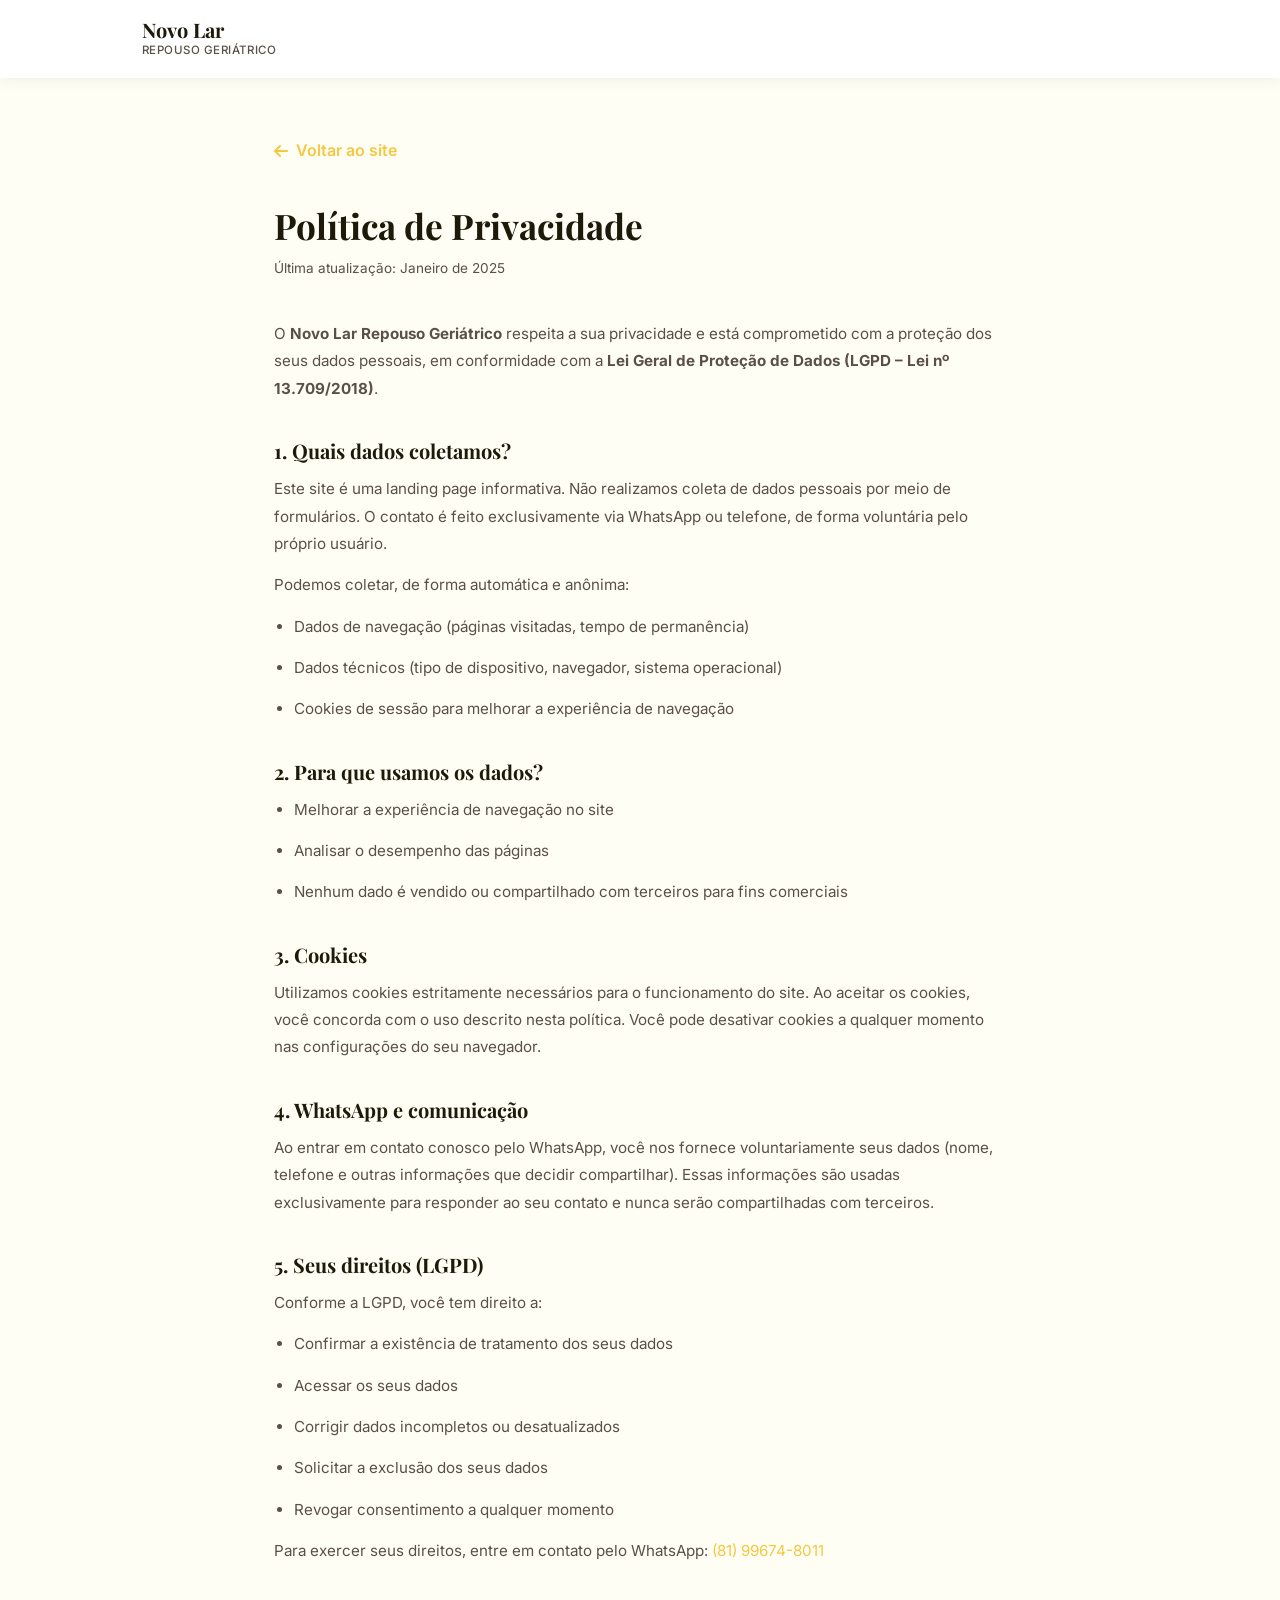
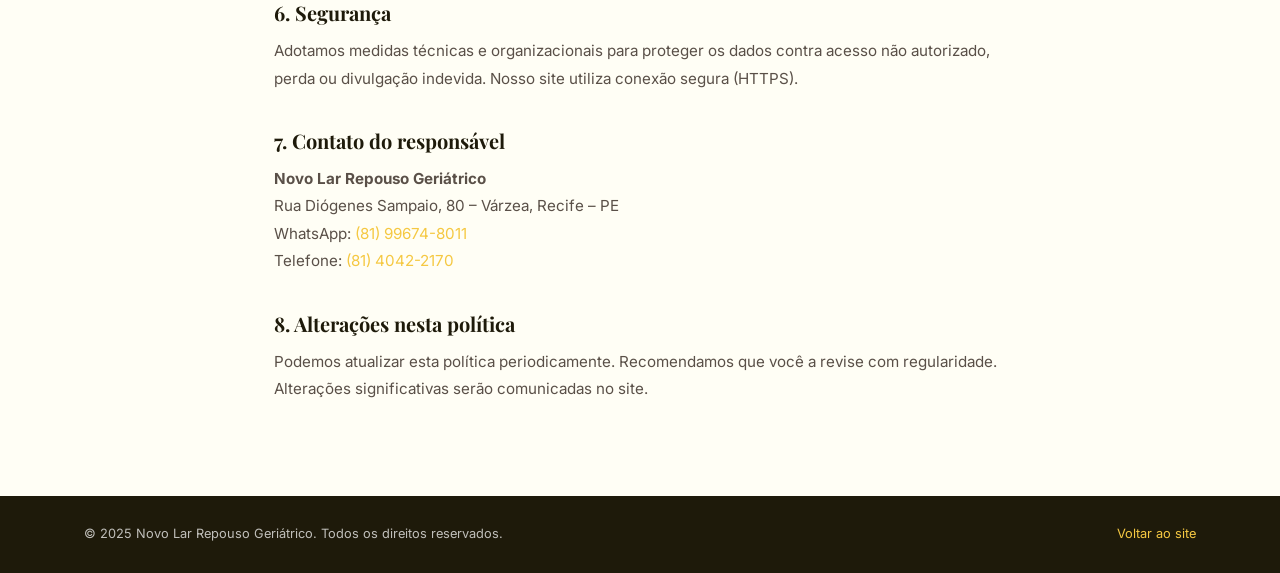
<file: Novo Lar/privacidade.html>
<!DOCTYPE html>
<html lang="pt-BR">
<head>
  <meta charset="UTF-8">
  <meta name="viewport" content="width=device-width, initial-scale=1.0">
  <title>Política de Privacidade | Novo Lar Geriátrico</title>
  <meta name="description" content="Política de privacidade do Novo Lar Geriátrico conforme a Lei Geral de Proteção de Dados (LGPD).">
  <meta name="robots" content="noindex, follow">
  <link rel="preconnect" href="https://fonts.googleapis.com">
  <link href="https://fonts.googleapis.com/css2?family=Playfair+Display:wght@600;700&family=Inter:wght@400;500;600&display=swap" rel="stylesheet">
  <link rel="stylesheet" href="https://cdnjs.cloudflare.com/ajax/libs/font-awesome/6.5.0/css/all.min.css">
  <link rel="stylesheet" href="assets/css/style.css">
  <style>
    .privacy-page { max-width: 780px; margin: 0 auto; padding: 60px 24px 80px; }
    .privacy-page h1 { font-size: 2.2rem; color: var(--green-dark); margin-bottom: 8px; }
    .privacy-page .updated { font-size: 0.85rem; color: var(--text-mid); margin-bottom: 40px; }
    .privacy-page h2 { font-size: 1.25rem; color: var(--green-dark); margin: 36px 0 12px; }
    .privacy-page p, .privacy-page li { font-size: 0.95rem; color: var(--text-mid); line-height: 1.8; margin-bottom: 14px; }
    .privacy-page ul { padding-left: 20px; margin-bottom: 14px; }
    .privacy-page a { color: var(--green); }
    .back-link { display: inline-flex; align-items: center; gap: 8px; color: var(--green); font-weight: 600; margin-bottom: 40px; transition: all 0.2s; }
    .back-link:hover { gap: 12px; }
  </style>
</head>
<body>
  <header class="header">
    <div class="container">
      <nav class="nav">
        <a href="index.html" class="logo">
          <div class="logo__icon"><i class="fa-solid fa-house-heart"></i></div>
          <div>
            <span class="logo__name">Novo Lar</span>
            <span class="logo__tagline">Repouso Geriátrico</span>
          </div>
        </a>
      </nav>
    </div>
  </header>

  <main>
    <div class="privacy-page">
      <a href="index.html" class="back-link">
        <i class="fa-solid fa-arrow-left"></i> Voltar ao site
      </a>

      <h1>Política de Privacidade</h1>
      <p class="updated">Última atualização: Janeiro de 2025</p>

      <p>
        O <strong>Novo Lar Repouso Geriátrico</strong> respeita a sua privacidade e está comprometido
        com a proteção dos seus dados pessoais, em conformidade com a
        <strong>Lei Geral de Proteção de Dados (LGPD – Lei nº 13.709/2018)</strong>.
      </p>

      <h2>1. Quais dados coletamos?</h2>
      <p>Este site é uma landing page informativa. Não realizamos coleta de dados pessoais por meio de formulários. O contato é feito exclusivamente via WhatsApp ou telefone, de forma voluntária pelo próprio usuário.</p>
      <p>Podemos coletar, de forma automática e anônima:</p>
      <ul>
        <li>Dados de navegação (páginas visitadas, tempo de permanência)</li>
        <li>Dados técnicos (tipo de dispositivo, navegador, sistema operacional)</li>
        <li>Cookies de sessão para melhorar a experiência de navegação</li>
      </ul>

      <h2>2. Para que usamos os dados?</h2>
      <ul>
        <li>Melhorar a experiência de navegação no site</li>
        <li>Analisar o desempenho das páginas</li>
        <li>Nenhum dado é vendido ou compartilhado com terceiros para fins comerciais</li>
      </ul>

      <h2>3. Cookies</h2>
      <p>
        Utilizamos cookies estritamente necessários para o funcionamento do site. Ao aceitar os cookies,
        você concorda com o uso descrito nesta política. Você pode desativar cookies a qualquer momento
        nas configurações do seu navegador.
      </p>

      <h2>4. WhatsApp e comunicação</h2>
      <p>
        Ao entrar em contato conosco pelo WhatsApp, você nos fornece voluntariamente seus dados
        (nome, telefone e outras informações que decidir compartilhar). Essas informações são usadas
        exclusivamente para responder ao seu contato e nunca serão compartilhadas com terceiros.
      </p>

      <h2>5. Seus direitos (LGPD)</h2>
      <p>Conforme a LGPD, você tem direito a:</p>
      <ul>
        <li>Confirmar a existência de tratamento dos seus dados</li>
        <li>Acessar os seus dados</li>
        <li>Corrigir dados incompletos ou desatualizados</li>
        <li>Solicitar a exclusão dos seus dados</li>
        <li>Revogar consentimento a qualquer momento</li>
      </ul>
      <p>Para exercer seus direitos, entre em contato pelo WhatsApp: <a href="https://wa.me/5581996748011" target="_blank" rel="noopener">(81) 99674-8011</a></p>

      <h2>6. Segurança</h2>
      <p>
        Adotamos medidas técnicas e organizacionais para proteger os dados contra acesso não autorizado,
        perda ou divulgação indevida. Nosso site utiliza conexão segura (HTTPS).
      </p>

      <h2>7. Contato do responsável</h2>
      <p>
        <strong>Novo Lar Repouso Geriátrico</strong><br>
        Rua Diógenes Sampaio, 80 – Várzea, Recife – PE<br>
        WhatsApp: <a href="https://wa.me/5581996748011" target="_blank" rel="noopener">(81) 99674-8011</a><br>
        Telefone: <a href="tel:+558140422170">(81) 4042-2170</a>
      </p>

      <h2>8. Alterações nesta política</h2>
      <p>
        Podemos atualizar esta política periodicamente. Recomendamos que você a revise com regularidade.
        Alterações significativas serão comunicadas no site.
      </p>
    </div>
  </main>

  <footer class="footer" style="padding: 28px 0;">
    <div class="container">
      <div class="footer__bottom">
        <span>© 2025 Novo Lar Repouso Geriátrico. Todos os direitos reservados.</span>
        <a href="index.html">Voltar ao site</a>
      </div>
    </div>
  </footer>
</body>
</html>
</file>
<file: Novo Lar/assets/css/style.css>
/* ==========================================================================
   NOVO LAR GERIÁTRICO — Folha de Estilos Principal
   Organização: Reset → Variáveis → Componentes Base → Seções → Responsivo
   ========================================================================== */

/* --------------------------------------------------------------------------
   1. VARIÁVEIS & RESET
   -------------------------------------------------------------------------- */
:root {
  /* ── Paleta da Marca Novo Lar ─────────────────────────────
     Cores baseadas no Instagram @novolargeriatrico:
     Amarelo #F5C842 · Teal #4ECDC4 · Laranja #FF8C42
  ──────────────────────────────────────────────────────── */

  /* Escuros (backgrounds, nav, rodapé) */
  --green-dark:   #1E1A0A;   /* Charcoal quente — seções escuras */

  /* Amarelo — cor primária da marca */
  --green:        #F5C842;   /* Amarelo principal */
  --green-mid:    #4ECDC4;   /* Teal (interativo em fundos claros) */
  --green-light:  #7EE8E2;   /* Teal claro */
  --green-pale:   #FFF8DC;   /* Amarelo pálido (fundos de cards) */

  /* Laranjas / dourados */
  --gold:         #FF8C42;   /* Laranja da marca */
  --gold-light:   #F5C842;   /* Amarelo brilhante (destaques) */

  /* Neutros */
  --cream:        #FFFEF5;   /* Fundo creme amarelado */
  --cream-dark:   #FFF8DC;   /* Fundo alternado */
  --text:         #1E1A0A;   /* Texto escuro */
  --text-mid:     #5A5048;   /* Texto médio */
  --white:        #FFFFFF;

  /* WhatsApp (não muda — identidade da marca) */
  --wa-green:     #25D366;
  --wa-dark:      #128C7E;

  /* ── Degradê Amarelo → Branco (do topo até a base) ──── */
  --grad-0: #F5C842;   /* Hero — amarelo pleno */
  --grad-1: #F6CE57;   /* Diferenciais */
  --grad-2: #F7D46C;   /* Sobre (Quem Somos) */
  --grad-3: #F8DA81;   /* Sócias */
  --grad-4: #F9E096;   /* Serviços */
  --grad-5: #FAE7AB;   /* Estrutura */
  --grad-6: #FCEDC0;   /* Depoimentos */
  --grad-7: #FDF3D5;   /* CTA Final */
  --grad-8: #FEF9EA;   /* FAQ */
  --grad-9: #FFFFFF;   /* Contato — branco puro */

  /* Sombras */
  --shadow:     0 4px 24px rgba(30, 26, 10, 0.10);
  --shadow-lg:  0 8px 40px rgba(30, 26, 10, 0.16);

  /* Forma */
  --radius:     14px;
  --transition: all 0.3s ease;
}

*, *::before, *::after {
  margin: 0;
  padding: 0;
  box-sizing: border-box;
}

html { scroll-behavior: smooth; }

body {
  font-family: 'Inter', sans-serif;
  color: var(--text);
  background: var(--cream);
  line-height: 1.6;
}

h1, h2, h3, h4 {
  font-family: 'Playfair Display', serif;
  line-height: 1.25;
}

img  { display: block; max-width: 100%; }
a    { text-decoration: none; color: inherit; }


/* --------------------------------------------------------------------------
   2. UTILITÁRIOS
   -------------------------------------------------------------------------- */
.container {
  max-width: 1160px;
  margin: 0 auto;
  padding: 0 24px;
}

.text-center { text-align: center; }

.section-title {
  font-size: clamp(1.8rem, 3vw, 2.6rem);
  color: var(--green-dark);
  margin-bottom: 12px;
}

.section-sub {
  font-size: 1.05rem;
  color: var(--text-mid);
  max-width: 560px;
  margin: 0 auto 48px;
}

/* Eyebrow (rótulo acima do título de seção) */
.eyebrow {
  font-size: 0.78rem;
  font-weight: 700;
  color: var(--text-mid);    /* texto escuro — barra amarela faz o destaque */
  text-transform: uppercase;
  letter-spacing: 0.1em;
  margin-bottom: 12px;
  display: flex;
  align-items: center;
  gap: 8px;
}
.eyebrow::before {
  content: '';
  display: block;
  width: 24px;
  height: 3px;
  background: var(--green);  /* barra amarela vibrante */
  flex-shrink: 0;
  border-radius: 2px;
}


/* --------------------------------------------------------------------------
   3. BOTÕES
   -------------------------------------------------------------------------- */
.btn {
  display: inline-flex;
  align-items: center;
  gap: 10px;
  font-weight: 600;
  font-size: 1rem;
  border-radius: 50px;
  transition: var(--transition);
  cursor: pointer;
  border: none;
  outline: none;
}

.btn-whatsapp {
  padding: 16px 32px;
  background: var(--wa-green);
  color: var(--white);
  font-weight: 700;
  box-shadow: 0 4px 20px rgba(37, 211, 102, 0.40);
}
.btn-whatsapp:hover {
  background: var(--wa-dark);
  transform: translateY(-2px);
  box-shadow: 0 8px 28px rgba(37, 211, 102, 0.40);
}

.btn-whatsapp--large {
  padding: 18px 40px;
  font-size: 1.05rem;
  box-shadow: 0 4px 24px rgba(37, 211, 102, 0.50);
}
.btn-whatsapp--large:hover {
  transform: translateY(-3px);
  box-shadow: 0 10px 32px rgba(37, 211, 102, 0.50);
}

.btn-outline {
  padding: 15px 30px;
  background: transparent;
  color: var(--text);
  border: 2px solid rgba(30, 26, 10, 0.3);
}
.btn-outline:hover {
  background: var(--cream-dark);
  border-color: var(--green);
}

/* WhatsApp nav (pequeno, no header) */
.btn-nav-wa {
  display: flex;
  align-items: center;
  gap: 8px;
  background: var(--wa-green);
  color: var(--white);
  font-size: 0.88rem;
  font-weight: 600;
  padding: 9px 20px;
  border-radius: 50px;
  transition: var(--transition);
}
.btn-nav-wa:hover {
  background: var(--wa-dark);
  transform: translateY(-1px);
}


/* --------------------------------------------------------------------------
   4. TOP BAR
   -------------------------------------------------------------------------- */
.top-bar {
  background: var(--green);         /* topo amarelo — identidade da marca */
  color: var(--text);
  font-size: 0.82rem;
  font-weight: 500;
  padding: 9px 0;
}
.top-bar .container {
  display: flex;
  justify-content: space-between;
  align-items: center;
  flex-wrap: wrap;
  gap: 6px;
}
.top-bar__group {
  display: flex;
  gap: 24px;
  align-items: center;
}
.top-bar__item {
  display: flex;
  align-items: center;
  gap: 7px;
}
.top-bar a {
  color: var(--text);
  transition: var(--transition);
}
.top-bar a:hover { color: var(--green-dark); font-weight: 700; }


/* --------------------------------------------------------------------------
   5. HEADER / NAVEGAÇÃO
   -------------------------------------------------------------------------- */
.header {
  background: var(--white);
  position: sticky;
  top: 0;
  z-index: 100;
  box-shadow: 0 2px 12px rgba(27, 67, 50, 0.08);
}
.nav {
  display: flex;
  align-items: center;
  justify-content: space-between;
  padding: 16px 0;
}

/* Logo */
.logo {
  display: flex;
  align-items: center;
  gap: 12px;
}
.logo__icon {
  width: 46px;
  height: 46px;
  background: transparent;           /* SVG já tem fundo amarelo */
  border-radius: 12px;
  display: flex;
  align-items: center;
  justify-content: center;
  color: var(--green-dark);
  font-size: 1.4rem;
  flex-shrink: 0;
  overflow: hidden;
}
.logo__name {
  font-family: 'Playfair Display', serif;
  font-size: 1.25rem;
  color: var(--green-dark);
  font-weight: 700;
  line-height: 1.1;
  display: block;
}
.logo__tagline {
  font-size: 0.72rem;
  color: var(--text-mid);
  font-weight: 500;
  letter-spacing: 0.04em;
  text-transform: uppercase;
  display: block;
}

/* Links de navegação */
.nav__links {
  display: flex;
  list-style: none;
  gap: 32px;
  align-items: center;
}
.nav__links a {
  font-size: 0.9rem;
  font-weight: 500;
  color: var(--text-mid);
  transition: var(--transition);
  padding: 4px 0;
  border-bottom: 2px solid transparent;
}
.nav__links a:hover {
  color: var(--text);                /* texto escuro, sublinhado amarelo */
  border-bottom-color: var(--green); /* amarelo como destaque decorativo */
}

/* Hamburger (mobile) */
.hamburger {
  display: none;
  flex-direction: column;
  gap: 5px;
  cursor: pointer;
  padding: 4px;
  background: none;
  border: none;
}
.hamburger__line {
  display: block;
  width: 24px;
  height: 2px;
  background: var(--green-dark);   /* charcoal — contraste em header branco */
  border-radius: 2px;
  transition: var(--transition);
}


/* --------------------------------------------------------------------------
   6. HERO — fundo amarelo da marca, card branco central, sem imagens
   -------------------------------------------------------------------------- */
.hero {
  position: relative;
  min-height: 72vh;
  display: flex;
  align-items: center;
  overflow: hidden;
  background: var(--green);         /* amarelo da marca — igual à seção Serviços */
}

/* Círculo decorativo — canto superior direito */
.hero::before {
  content: '';
  position: absolute;
  top: -160px; right: -160px;
  width: 600px; height: 600px;
  border-radius: 50%;
  background: rgba(255, 255, 255, 0.12);
  pointer-events: none;
}

/* Círculo decorativo — canto inferior esquerdo */
.hero::after {
  content: '';
  position: absolute;
  bottom: -120px; left: -100px;
  width: 380px; height: 380px;
  border-radius: 50%;
  background: rgba(255, 255, 255, 0.08);
  pointer-events: none;
}

/* bg e overlay não usados */
.hero__bg    { display: none; }
.hero__overlay { display: none; }

/* Imagens laterais — removidas definitivamente, eram fonte de erros */
.hero__images,
.hero__img-main,
.hero__img-row  { display: none; }

.hero__content {
  position: relative;
  z-index: 2;
  width: 100%;
  padding: 72px 0;
}

/* Card branco central — mesma linguagem dos cards de Serviços */
.hero__card {
  background: var(--white);
  border-radius: 24px;
  padding: 52px 56px;
  box-shadow: 0 8px 48px rgba(30, 26, 10, 0.13);
  max-width: 700px;
}

.hero__badge {
  display: inline-flex;
  align-items: center;
  gap: 8px;
  background: var(--green);         /* pílula amarela dentro do card */
  color: var(--text);
  font-size: 0.78rem;
  font-weight: 700;
  padding: 6px 16px;
  border-radius: 50px;
  margin-bottom: 24px;
  letter-spacing: 0.05em;
  text-transform: uppercase;
  box-shadow: 0 2px 8px rgba(245, 200, 66, 0.4);
}
.hero__title {
  font-size: clamp(1.9rem, 3.8vw, 3rem);
  color: var(--green-dark);
  margin-bottom: 18px;
  font-weight: 700;
  line-height: 1.22;
}
.hero__title em {
  font-style: normal;
  color: var(--gold);
}
.hero__desc {
  font-size: 1.02rem;
  color: var(--text-mid);
  margin-bottom: 36px;
  max-width: 520px;
  line-height: 1.8;
}
.hero__ctas {
  display: flex;
  gap: 16px;
  flex-wrap: wrap;
}
.hero__stats {
  display: flex;
  gap: 0;
  margin-top: 32px;
  padding-top: 28px;
  border-top: 1px solid var(--green-pale);
  flex-wrap: wrap;
}
.hero__stat {
  padding: 0 28px 0 0;
  margin-right: 28px;
  border-right: 1px solid rgba(30, 26, 10, 0.12);
}
.hero__stat:last-child { border: none; margin-right: 0; }
.hero__stat strong {
  display: block;
  font-family: 'Playfair Display', serif;
  font-size: 1.9rem;
  color: var(--green-dark);
  line-height: 1;
}
.hero__stat span {
  font-size: 0.76rem;
  color: var(--text-mid);
  margin-top: 4px;
  display: block;
}


/* --------------------------------------------------------------------------
   7. SEÇÃO: DIFERENCIAIS
   -------------------------------------------------------------------------- */
.diferenciais {
  padding: 80px 0;
  background: var(--grad-1);         /* degradê passo 1 — amarelo forte */
}
.diferenciais .section-title { color: var(--green-dark); }
.diferenciais .section-sub   { color: var(--text-mid); }
.diferenciais .eyebrow       { color: var(--text-mid); }
.diferenciais .eyebrow::before { background: var(--green-dark); }
.diferenciais__grid {
  display: grid;
  grid-template-columns: repeat(4, 1fr);
  gap: 28px;
}
.dif-card {
  background: var(--white);
  border-radius: var(--radius);
  padding: 32px 24px;
  text-align: center;
  border: 1px solid transparent;
  transition: var(--transition);
  box-shadow: 0 4px 20px rgba(30, 26, 10, 0.08);
}
.dif-card:hover {
  transform: translateY(-6px);
  box-shadow: var(--shadow-lg);
  border-color: var(--green-pale);
}
.dif-card__icon {
  width: 64px;
  height: 64px;
  border-radius: 16px;
  background: var(--green);          /* fundo amarelo vibrante */
  display: flex;
  align-items: center;
  justify-content: center;
  margin: 0 auto 20px;
  font-size: 1.6rem;
  color: var(--text);                /* ícone escuro sobre amarelo — ótimo contraste */
  transition: var(--transition);
}
.dif-card:hover .dif-card__icon {
  background: var(--green-dark);     /* fundo escuro no hover */
  color: var(--green);               /* ícone amarelo sobre escuro */
}
.dif-card h3 {
  font-size: 1.05rem;
  color: var(--green-dark);
  margin-bottom: 10px;
}
.dif-card p {
  font-size: 0.88rem;
  color: var(--text-mid);
  line-height: 1.65;
}


/* --------------------------------------------------------------------------
   8. SEÇÃO: SOBRE NÓS
   -------------------------------------------------------------------------- */
.sobre {
  padding: 90px 0;
  background: var(--grad-2);         /* degradê passo 2 */
}
.sobre .eyebrow       { color: var(--text-mid); }
.sobre .eyebrow::before { background: var(--green-dark); }
.sobre .sobre__text h2 { color: var(--green-dark); }
.sobre .sobre__text p  { color: var(--text-mid); }
.sobre__grid {
  display: grid;
  grid-template-columns: 1fr 1fr;
  gap: 64px;
  align-items: center;
}

/* Coluna de imagens */
.sobre__images { position: relative; }
.sobre__img-badge {
  position: absolute;
  top: -20px;
  left: -20px;
  z-index: 2;
  background: var(--white);          /* badge branco sobre fundo amarelo da seção */
  color: var(--text);
  border-radius: 14px;
  padding: 16px 20px;
  text-align: center;
  box-shadow: var(--shadow-lg);
}
.sobre__img-badge strong {
  font-family: 'Playfair Display', serif;
  font-size: 2rem;
  display: block;
  line-height: 1;
}
.sobre__img-badge span {
  font-size: 0.75rem;
  font-weight: 600;
  text-transform: uppercase;
  letter-spacing: 0.05em;
  opacity: 0.9;
}
.sobre__img-main {
  border-radius: 20px;
  overflow: hidden;
  height: 420px;
  box-shadow: var(--shadow-lg);
}
.sobre__img-main img {
  width: 100%;
  height: 100%;
  object-fit: cover;
}
.sobre__img-thumb {
  position: absolute;
  bottom: -28px;
  right: -28px;
  width: 180px;
  height: 180px;
  border-radius: 16px;
  overflow: hidden;
  border: 5px solid var(--white);
  box-shadow: var(--shadow);
}
.sobre__img-thumb img {
  width: 100%;
  height: 100%;
  object-fit: cover;
}

/* Coluna de texto */
.sobre__text h2 {
  font-size: clamp(1.7rem, 2.8vw, 2.3rem);
  color: var(--green-dark);
  margin-bottom: 20px;
}
.sobre__text p {
  font-size: 0.97rem;
  color: var(--text-mid);
  margin-bottom: 18px;
  line-height: 1.8;
}
.sobre__checklist {
  list-style: none;
  margin: 28px 0 36px;
  display: flex;
  flex-direction: column;
  gap: 12px;
}
.sobre__checklist li {
  display: flex;
  align-items: center;
  gap: 12px;
  font-size: 0.93rem;
  font-weight: 500;
}
.sobre__checklist li i {
  width: 22px;
  height: 22px;
  background: var(--green-dark);     /* bolinha escura sobre fundo amarelo */
  border-radius: 50%;
  display: flex;
  align-items: center;
  justify-content: center;
  color: var(--white);               /* ícone branco sobre círculo escuro */
  font-size: 0.7rem;
  flex-shrink: 0;
}
.rating-badge {
  display: flex;
  align-items: center;
  gap: 16px;
  background: var(--white);
  border: 1px solid rgba(30, 26, 10, 0.08);
  border-radius: 14px;
  padding: 16px 24px;
  box-shadow: 0 4px 16px rgba(30, 26, 10, 0.08);
}
.rating-badge__stars {
  color: #F5A623;
  font-size: 0.85rem;
  letter-spacing: 1px;
  display: flex;
  align-items: center;
  gap: 2px;
}
.rating-badge__info {
  display: flex;
  flex-direction: column;
}
.rating-badge__info strong {
  font-size: 1.05rem;
  color: var(--green-dark);
  display: flex;
  align-items: center;
  gap: 6px;
}
.rating-badge__info strong span {
  font-family: 'Playfair Display', serif;
  font-size: 1.3rem;
}
.rating-badge__info > span {
  display: block;
  font-size: 0.78rem;
  color: var(--text-mid);
  margin-top: 2px;
}
.rating-badge__glogo {
  flex-shrink: 0;
}


/* --------------------------------------------------------------------------
   9. SEÇÃO: SÓCIAS
   -------------------------------------------------------------------------- */
.socias {
  padding: 90px 0;
  background: var(--grad-3);         /* degradê passo 3 */
}
.socias .eyebrow       { color: var(--text-mid); }
.socias .eyebrow::before { background: var(--green-dark); }
.socias__intro {
  display: grid;
  grid-template-columns: 1fr 1fr;
  gap: 64px;
  align-items: center;
  margin-bottom: 64px;
}
.socias__intro-text h2 {
  font-size: clamp(1.7rem, 2.8vw, 2.3rem);
  color: var(--green-dark);
  margin-bottom: 18px;
}
.socias__intro-text p {
  font-size: 0.97rem;
  color: var(--text-mid);
  line-height: 1.8;
  margin-bottom: 16px;
}
.socias__group-photo {
  position: relative;
  border-radius: 20px;
  overflow: hidden;
  box-shadow: var(--shadow-lg);
}
.socias__group-photo img {
  width: 100%;
  height: 340px;
  object-fit: cover;
  object-position: center top;
}
.socias__group-photo figcaption {
  position: absolute;
  bottom: 0;
  left: 0;
  right: 0;
  background: linear-gradient(0deg, rgba(30, 26, 10, 0.85) 0%, transparent 100%);
  padding: 28px 24px 20px;
  color: var(--white);
  font-size: 0.88rem;
  font-weight: 500;
  text-align: center;
}

/* Cards individuais das sócias */
.socias__grid {
  display: grid;
  grid-template-columns: repeat(4, 1fr);
  gap: 24px;
}
.socia-card {
  background: var(--white);
  border-radius: var(--radius);
  padding: 32px 22px 26px;
  text-align: center;
  border: 1px solid transparent;
  transition: var(--transition);
  box-shadow: 0 4px 20px rgba(30, 26, 10, 0.08);
}
.socia-card:hover {
  transform: translateY(-6px);
  box-shadow: var(--shadow-lg);
  border-color: var(--green-pale);
}
.socia-card__avatar {
  width: 100px;
  height: 100px;
  border-radius: 50%;
  margin: 0 auto 18px;
  border: 3px solid var(--white);
  box-shadow: 0 4px 20px rgba(30, 26, 10, 0.18);
  overflow: hidden;
}
.socia-card__avatar img {
  width: 100%;
  height: 100%;
  object-fit: cover;
  object-position: center top;  /* foca no rosto */
  display: block;
}
.socia-card h3 {
  font-size: 1.1rem;
  color: var(--green-dark);
  margin-bottom: 6px;
}
.socia-card__role {
  font-size: 0.75rem;
  font-weight: 700;
  color: var(--gold);                /* laranja da marca — contraste em fundo creme */
  text-transform: uppercase;
  letter-spacing: 0.06em;
  margin-bottom: 14px;
  display: block;
}
.socia-card p {
  font-size: 0.87rem;
  color: var(--text-mid);
  line-height: 1.7;
}
.socia-card__tags {
  display: flex;
  flex-wrap: wrap;
  gap: 6px;
  justify-content: center;
  margin-top: 14px;
}
.socia-card__tag {
  font-size: 0.72rem;
  font-weight: 600;
  color: var(--text);                /* texto escuro sobre amarelo */
  background: var(--green);         /* pílula amarela */
  padding: 3px 10px;
  border-radius: 50px;
}


/* --------------------------------------------------------------------------
   10. SEÇÃO: SERVIÇOS — fundo amarelo, cards brancos
   -------------------------------------------------------------------------- */
.servicos {
  padding: 90px 0;
  background: var(--grad-4);        /* degradê passo 4 */
}
.servicos .section-title { color: var(--green-dark); }
.servicos .section-sub   { color: var(--text-mid); }
.servicos .eyebrow       { color: var(--text-mid); }
.servicos .eyebrow::before { background: var(--green-dark); }
.servicos__grid {
  display: grid;
  grid-template-columns: repeat(3, 1fr);
  gap: 24px;
}
.serv-card {
  background: var(--white);         /* card branco sobre fundo amarelo */
  border: none;
  border-radius: var(--radius);
  padding: 32px 28px;
  transition: var(--transition);
  box-shadow: 0 4px 20px rgba(30, 26, 10, 0.10);
}
.serv-card:hover {
  background: var(--cream);
  transform: translateY(-6px);
  box-shadow: 0 10px 32px rgba(30, 26, 10, 0.15);
}
.serv-card__icon {
  font-size: 2rem;
  margin-bottom: 18px;
  display: block;
  color: var(--gold);               /* ícone laranja sobre card branco */
}
.serv-card h3 {
  font-size: 1.1rem;
  color: var(--green-dark);
  margin-bottom: 10px;
}
.serv-card p {
  font-size: 0.88rem;
  color: var(--text-mid);
  line-height: 1.7;
}


/* --------------------------------------------------------------------------
   11. SEÇÃO: NOSSA ESTRUTURA (galeria)
   -------------------------------------------------------------------------- */
.estrutura {
  padding: 90px 0;
  background: var(--grad-5);        /* degradê passo 5 */
}
.gallery {
  display: grid;
  grid-template-columns: repeat(3, 1fr);
  grid-template-rows: 240px 240px;
  gap: 16px;
}
.gallery__item {
  overflow: hidden;
  border-radius: 10px;
  position: relative;
}
.gallery__item--tall { grid-row: span 2; }
.gallery__item img {
  width: 100%;
  height: 100%;
  object-fit: cover;
  transition: transform 0.5s ease;
}
.gallery__item:hover img { transform: scale(1.06); }
.gallery__overlay {
  position: absolute;
  inset: 0;
  background: linear-gradient(180deg, transparent 50%, rgba(30, 26, 10, 0.78) 100%);
  opacity: 0;
  transition: var(--transition);
  display: flex;
  align-items: flex-end;
  padding: 20px;
}
.gallery__item:hover .gallery__overlay { opacity: 1; }
.gallery__overlay span {
  color: var(--white);
  font-size: 0.88rem;
  font-weight: 600;
}


/* --------------------------------------------------------------------------
   12. SEÇÃO: DEPOIMENTOS
   -------------------------------------------------------------------------- */
.depoimentos {
  padding: 90px 0;
  background: var(--grad-6);        /* degradê passo 6 */
}
.depoimentos .section-title { color: var(--green-dark); }
.depoimentos .section-sub   { color: var(--text-mid); }
.depoimentos__grid {
  display: grid;
  grid-template-columns: repeat(3, 1fr);
  gap: 28px;
}
.depo-card {
  background: var(--white);          /* card branco sobre fundo amarelo */
  border-radius: var(--radius);
  padding: 32px 28px;
  position: relative;
  transition: var(--transition);
  border: 1px solid transparent;
  box-shadow: 0 4px 20px rgba(30, 26, 10, 0.10);
}
.depo-card:hover {
  transform: translateY(-4px);
  box-shadow: var(--shadow-lg);
  border-color: var(--green-pale);
}
.depo-card::before {
  content: '\201C';
  font-family: 'Playfair Display', serif;
  font-size: 5rem;
  color: var(--green-pale);
  position: absolute;
  top: 8px;
  left: 22px;
  line-height: 1;
}
.depo-card__stars {
  color: #F5A623;
  font-size: 0.9rem;
  letter-spacing: 2px;
  margin-bottom: 14px;
}
.depo-card__text {
  font-size: 0.93rem;
  color: var(--text-mid);
  line-height: 1.75;
  margin-bottom: 22px;
  font-style: italic;
}
.depo-card__author {
  display: flex;
  align-items: center;
  gap: 12px;
}
.depo-card__avatar {
  width: 42px;
  height: 42px;
  border-radius: 50%;
  background: var(--green);          /* avatar amarelo */
  display: flex;
  align-items: center;
  justify-content: center;
  color: var(--text);                /* inicial escura sobre amarelo */
  font-weight: 700;
  font-size: 1rem;
  flex-shrink: 0;
}
.depo-card__author strong {
  display: block;
  font-size: 0.9rem;
}
.depo-card__author span {
  font-size: 0.78rem;
  color: var(--text-mid);
}

/* Badge Google */
.google-rating {
  display: flex;
  align-items: center;
  gap: 10px;
  justify-content: center;
  margin-top: 48px;
  background: var(--white);          /* badge branco sobre fundo amarelo */
  border: 1px solid rgba(30, 26, 10, 0.10);
  border-radius: 50px;
  padding: 12px 28px;
  width: fit-content;
  margin-left: auto;
  margin-right: auto;
}
.google-rating__logo { height: 22px; }
.google-rating__text { font-size: 0.9rem; color: var(--text-mid); }
.google-rating__text strong { color: var(--text); }


/* --------------------------------------------------------------------------
   13. SEÇÃO: CTA FINAL
   -------------------------------------------------------------------------- */
.cta-final {
  padding: 90px 0;
  background: var(--grad-7);        /* degradê passo 7 */
  position: relative;
  overflow: hidden;
}
.cta-final::before,
.cta-final::after {
  content: '';
  position: absolute;
  border-radius: 50%;
  background: rgba(245, 200, 66, 0.10); /* círculos decorativos amarelos sutis */
  pointer-events: none;
}
.cta-final::before { top: -80px;  right: -80px;  width: 360px; height: 360px; }
.cta-final::after  { bottom: -100px; left: -60px; width: 280px; height: 280px; }
.cta-final__inner {
  position: relative;
  z-index: 2;
  text-align: center;
}
.cta-final__inner h2 {
  font-size: clamp(1.8rem, 3.5vw, 2.8rem);
  color: var(--green-dark);
  margin-bottom: 16px;
}
.cta-final__inner p {
  font-size: 1.05rem;
  color: var(--text-mid);
  max-width: 540px;
  margin: 0 auto 40px;
  line-height: 1.75;
}
.cta-final__btns {
  display: flex;
  justify-content: center;
  gap: 16px;
  flex-wrap: wrap;
}
.btn-phone {
  display: inline-flex;
  align-items: center;
  gap: 10px;
  padding: 17px 34px;
  background: transparent;
  color: var(--green-dark);         /* texto escuro sobre fundo amarelo */
  font-weight: 600;
  font-size: 1rem;
  border-radius: 50px;
  border: 2px solid rgba(30, 26, 10, 0.35);
  transition: var(--transition);
}
.btn-phone:hover {
  background: rgba(30, 26, 10, 0.08);
  border-color: rgba(30, 26, 10, 0.65);
}


/* --------------------------------------------------------------------------
   14. SEÇÃO: CONTATO & MAPA
   -------------------------------------------------------------------------- */
.contato {
  padding: 90px 0;
  background: var(--white);
}
.contato__grid {
  display: grid;
  grid-template-columns: 1fr 1fr;
  gap: 56px;
  align-items: start;
}
.contato__info h2 {
  font-size: clamp(1.7rem, 2.5vw, 2.1rem);
  color: var(--green-dark);
  margin-bottom: 32px;
}
.info-item {
  display: flex;
  gap: 16px;
  margin-bottom: 28px;
  align-items: flex-start;
}
.info-item__icon {
  width: 48px;
  height: 48px;
  background: var(--green);          /* fundo amarelo */
  border-radius: 12px;
  display: flex;
  align-items: center;
  justify-content: center;
  color: var(--text);                /* ícone escuro sobre amarelo */
  font-size: 1.1rem;
  flex-shrink: 0;
}
.info-item__label {
  display: block;
  font-size: 0.78rem;
  color: var(--text-mid);
  font-weight: 700;
  text-transform: uppercase;
  letter-spacing: 0.05em;
  margin-bottom: 4px;
}
.info-item__value {
  font-size: 1rem;
  color: var(--text);
  font-weight: 500;
  line-height: 1.55;
}
.info-item__value a:hover { color: var(--gold); }  /* laranja no hover */
.social-row {
  display: flex;
  gap: 12px;
  margin-top: 36px;
}
.social-btn {
  width: 44px;
  height: 44px;
  border-radius: 10px;
  display: flex;
  align-items: center;
  justify-content: center;
  font-size: 1.1rem;
  transition: var(--transition);
}
.social-btn--ig {
  background: linear-gradient(135deg, #f09433 0%, #e6683c 25%, #dc2743 50%, #cc2366 75%, #bc1888 100%);
  color: var(--white);
}
.social-btn--wa {
  background: var(--wa-green);
  color: var(--white);
}
.social-btn:hover { transform: translateY(-3px); box-shadow: var(--shadow); }
.map-frame {
  border-radius: var(--radius);
  overflow: hidden;
  box-shadow: var(--shadow);
  height: 380px;
}
.map-frame iframe { width: 100%; height: 100%; border: 0; }


/* --------------------------------------------------------------------------
   15. RODAPÉ
   -------------------------------------------------------------------------- */
.footer {
  background: var(--green-dark);
  color: rgba(255, 255, 255, 0.72);
  padding: 48px 0 28px;
}
.footer__grid {
  display: grid;
  grid-template-columns: 2fr 1fr 1fr;
  gap: 48px;
  padding-bottom: 40px;
  border-bottom: 1px solid rgba(255, 255, 255, 0.12);
  margin-bottom: 28px;
}
.footer__brand .logo__name { color: var(--white); }
.footer__brand .logo__tagline { color: rgba(255, 255, 255, 0.50); }
.footer__brand .logo__icon { background: transparent; }
.footer__desc {
  font-size: 0.88rem;
  line-height: 1.75;
  margin-top: 16px;
  color: rgba(255, 255, 255, 0.58);
}
.footer__social { display: flex; gap: 10px; margin-top: 20px; }
.footer__col h4 {
  font-family: 'Playfair Display', serif;
  font-size: 1rem;
  color: var(--white);
  margin-bottom: 18px;
}
.footer__col ul {
  list-style: none;
  display: flex;
  flex-direction: column;
  gap: 10px;
}
.footer__col ul a {
  font-size: 0.88rem;
  color: rgba(255, 255, 255, 0.58);
  transition: var(--transition);
  display: flex;
  align-items: center;
  gap: 8px;
}
.footer__col ul a:hover {
  color: var(--gold-light);
  padding-left: 4px;
}
.footer__bottom {
  display: flex;
  justify-content: space-between;
  align-items: center;
  font-size: 0.8rem;
  gap: 16px;
  flex-wrap: wrap;
}
.footer__bottom a { color: var(--gold-light); }


/* --------------------------------------------------------------------------
   16. BOTÃO FLUTUANTE WHATSAPP
   -------------------------------------------------------------------------- */
.float-wa {
  position: fixed;
  bottom: 30px;
  right: 30px;
  z-index: 999;
  display: flex;
  align-items: center;
  gap: 10px;
  background: var(--wa-green);
  color: var(--white);
  font-weight: 700;
  font-size: 0.88rem;
  padding: 13px 22px 13px 16px;
  border-radius: 50px;
  box-shadow: 0 6px 28px rgba(37, 211, 102, 0.55);
  transition: var(--transition);
  animation: pulsewa 2.8s ease-in-out infinite;
}
.float-wa:hover {
  background: var(--wa-dark);
  transform: scale(1.05);
  animation: none;
}
.float-wa i { font-size: 1.3rem; }
.float-wa__text { line-height: 1.2; }
.float-wa__text small {
  display: block;
  font-size: 0.7rem;
  font-weight: 400;
  opacity: 0.85;
}

@keyframes pulsewa {
  0%, 100% { box-shadow: 0 6px 28px rgba(37, 211, 102, 0.55); }
  50%       { box-shadow: 0 6px 40px rgba(37, 211, 102, 0.90); }
}


/* --------------------------------------------------------------------------
   17. RESPONSIVO
   -------------------------------------------------------------------------- */
@media (max-width: 1024px) {
  .hero__images { display: none; }
  .hero { min-height: auto; }
  .hero__content { padding: 60px 0; }
  .hero__card { padding: 36px 32px; }

  .diferenciais__grid { grid-template-columns: repeat(2, 1fr); }
  .servicos__grid { grid-template-columns: repeat(2, 1fr); }
  .socias__grid { grid-template-columns: repeat(2, 1fr); }
  .depoimentos__grid { grid-template-columns: repeat(2, 1fr); }
  .footer__grid { grid-template-columns: 1fr 1fr; }
}

@media (max-width: 768px) {
  .top-bar__group { gap: 14px; }

  .nav__links {
    display: none;
    flex-direction: column;
    gap: 0;
    position: absolute;
    top: 100%;
    left: 0;
    right: 0;
    background: var(--white);
    box-shadow: var(--shadow-lg);
    padding: 16px 24px;
  }
  .nav__links.is-open { display: flex; }
  .nav__links li { border-bottom: 1px solid var(--cream-dark); }
  .nav__links li:last-child { border: none; margin-top: 12px; }
  .nav__links a { display: block; padding: 12px 0; }
  .hamburger { display: flex; }
  .header { position: relative; }

  .sobre__grid      { grid-template-columns: 1fr; gap: 64px; }
  .socias__intro    { grid-template-columns: 1fr; }
  .contato__grid    { grid-template-columns: 1fr; }

  .gallery { grid-template-columns: 1fr 1fr; grid-template-rows: auto; }
  .gallery__item--tall { grid-row: span 1; }

  .depoimentos__grid { grid-template-columns: 1fr; }
  .footer__grid { grid-template-columns: 1fr; gap: 28px; }

  .hero__stats { gap: 20px; }
  .hero__stat { border: none; margin: 0; padding: 0; }
}

@media (max-width: 480px) {
  .diferenciais__grid { grid-template-columns: 1fr; }
  .servicos__grid     { grid-template-columns: 1fr; }
  .socias__grid       { grid-template-columns: 1fr; }
  .gallery            { grid-template-columns: 1fr; }

  .hero__card         { padding: 28px 24px; border-radius: 16px; }
  .hero__ctas         { flex-direction: column; }
  .btn, .btn-whatsapp, .btn-outline { text-align: center; justify-content: center; }

  .float-wa .float-wa__text { display: none; }
  .float-wa { padding: 16px; border-radius: 50%; }
}


/* --------------------------------------------------------------------------
   18. SEÇÃO: FAQ ACCORDION — fundo creme claro
   -------------------------------------------------------------------------- */
.faq {
  padding: 90px 0;
  background: var(--grad-8);        /* degradê passo 8 — quase branco */
}
.faq__layout {
  display: grid;
  grid-template-columns: 1fr 1.6fr;
  gap: 64px;
  align-items: start;
}
.faq__header .eyebrow { color: var(--text-mid); }
.faq__header .eyebrow::before { background: var(--green); }
.faq__header h2 {
  font-size: clamp(1.6rem, 2.6vw, 2.2rem);
  color: var(--green-dark);
  margin-bottom: 14px;
}
.faq__header p {
  font-size: 0.95rem;
  color: var(--text-mid);
  line-height: 1.75;
}
.faq__list { display: flex; flex-direction: column; gap: 10px; }
.faq-item {
  background: var(--white);
  border: 1px solid rgba(30, 26, 10, 0.08);
  border-radius: 10px;
  overflow: hidden;
  transition: var(--transition);
  box-shadow: 0 2px 8px rgba(30, 26, 10, 0.05);
}
.faq-item[open] {
  background: var(--white);
  border-color: var(--green);
  box-shadow: 0 4px 16px rgba(245, 200, 66, 0.25);
}
.faq-item__question {
  display: flex;
  justify-content: space-between;
  align-items: center;
  gap: 16px;
  padding: 18px 22px;
  cursor: pointer;
  font-size: 0.95rem;
  font-weight: 600;
  color: var(--green-dark);
  list-style: none;
  user-select: none;
}
.faq-item__question::-webkit-details-marker { display: none; }
.faq-item__icon {
  color: var(--gold);
  font-size: 0.8rem;
  flex-shrink: 0;
  transition: transform 0.3s ease;
}
.faq-item[open] .faq-item__icon { transform: rotate(180deg); }
.faq-item__answer {
  padding: 0 22px 18px;
  font-size: 0.9rem;
  color: var(--text-mid);
  line-height: 1.75;
  border-top: 1px solid var(--green-pale);
  padding-top: 12px;
}

@media (max-width: 768px) {
  .faq__layout { grid-template-columns: 1fr; gap: 36px; }
}


/* --------------------------------------------------------------------------
   19. CHATBOT
   -------------------------------------------------------------------------- */
.chatbot { position: fixed; bottom: 100px; right: 30px; z-index: 1000; }

/* Botão de toggle */
.chatbot__toggle {
  width: 56px;
  height: 56px;
  border-radius: 50%;
  background: var(--green-dark);     /* escuro — visível em qualquer fundo */
  color: var(--white);               /* ícone branco */
  border: none;
  cursor: pointer;
  display: flex;
  align-items: center;
  justify-content: center;
  font-size: 1.4rem;
  box-shadow: 0 4px 20px rgba(30, 26, 10, 0.35);
  transition: var(--transition);
  position: relative;
}
.chatbot__toggle:hover { background: var(--gold); color: var(--white); transform: scale(1.08); }
.chatbot__badge {
  position: absolute;
  top: -4px;
  right: -4px;
  width: 20px;
  height: 20px;
  background: var(--gold);
  color: var(--white);
  border-radius: 50%;
  font-size: 0.7rem;
  font-weight: 700;
  display: flex;
  align-items: center;
  justify-content: center;
  border: 2px solid var(--white);
}

/* Janela */
.chatbot__window {
  position: absolute;
  bottom: 68px;
  right: 0;
  width: 340px;
  max-height: 480px;
  background: var(--white);
  border-radius: 20px;
  box-shadow: var(--shadow-lg);
  overflow: hidden;
  border: 1px solid var(--green-pale);
}
.chatbot__header {
  background: var(--green);          /* header amarelo */
  padding: 14px 16px;
  display: flex;
  align-items: center;
  justify-content: space-between;
  color: var(--text);                /* texto escuro sobre amarelo */
}
.chatbot__header-info {
  display: flex;
  align-items: center;
  gap: 10px;
}
.chatbot__avatar {
  width: 36px;
  height: 36px;
  background: rgba(255, 255, 255, 0.2);
  border-radius: 50%;
  display: flex;
  align-items: center;
  justify-content: center;
  font-size: 1rem;
}
.chatbot__header-info strong { font-size: 0.9rem; display: block; }
.chatbot__header-info span { font-size: 0.72rem; opacity: 0.8; }
.chatbot__close {
  background: none;
  border: none;
  color: var(--text);                /* ícone escuro sobre amarelo */
  font-size: 1.1rem;
  cursor: pointer;
  padding: 4px;
  opacity: 0.7;
  transition: var(--transition);
}
.chatbot__close:hover { opacity: 1; }

/* Mensagens */
.chatbot__messages {
  flex: 1;
  padding: 14px;
  overflow-y: auto;
  display: flex;
  flex-direction: column;
  gap: 10px;
  max-height: 300px;
}
.chat-msg { display: flex; }
.chat-msg--bot { justify-content: flex-start; }
.chat-msg--user { justify-content: flex-end; }
.chat-bubble {
  max-width: 80%;
  padding: 10px 14px;
  border-radius: 14px;
  font-size: 0.87rem;
  line-height: 1.55;
}
.chat-msg--bot  .chat-bubble { background: var(--green-pale); color: var(--text); border-bottom-left-radius: 4px; }
.chat-msg--user .chat-bubble { background: var(--green); color: var(--text); border-bottom-right-radius: 4px; }

/* Typing indicator */
.chat-typing .chat-bubble {
  display: flex;
  gap: 5px;
  align-items: center;
  padding: 12px 16px;
}
.chat-typing span {
  display: inline-block;
  width: 7px;
  height: 7px;
  background: var(--text-mid);       /* pontinhos escuros sobre fundo claro */
  border-radius: 50%;
  animation: chatDot 1.2s ease-in-out infinite;
}
.chat-typing span:nth-child(2) { animation-delay: 0.2s; }
.chat-typing span:nth-child(3) { animation-delay: 0.4s; }
@keyframes chatDot {
  0%, 80%, 100% { transform: scale(0.7); opacity: 0.5; }
  40%            { transform: scale(1);   opacity: 1; }
}

/* Quick replies */
.chat-quick-replies {
  display: flex;
  flex-wrap: wrap;
  gap: 7px;
  padding: 4px 0 6px;
}
.chat-quick-btn {
  font-size: 0.78rem;
  font-weight: 600;
  color: var(--text);                /* texto escuro */
  background: var(--green-pale);
  border: 1px solid rgba(245, 200, 66, 0.4);
  border-radius: 20px;
  padding: 5px 12px;
  cursor: pointer;
  transition: var(--transition);
}
.chat-quick-btn:hover { background: var(--green); color: var(--text); }

/* Botão WhatsApp dentro do chat */
.chat-wa-btn {
  display: inline-flex;
  align-items: center;
  gap: 8px;
  background: var(--wa-green);
  color: var(--white);
  font-size: 0.85rem;
  font-weight: 600;
  padding: 9px 16px;
  border-radius: 20px;
  margin-top: 4px;
  transition: var(--transition);
  align-self: flex-start;
}
.chat-wa-btn:hover { background: var(--wa-dark); }

/* Input */
.chatbot__footer {
  display: flex;
  align-items: center;
  gap: 8px;
  padding: 10px 12px;
  border-top: 1px solid var(--green-pale);
  background: var(--white);
}
.chatbot__input {
  flex: 1;
  border: 1px solid var(--green-pale);
  border-radius: 20px;
  padding: 9px 14px;
  font-size: 0.87rem;
  color: var(--text);
  outline: none;
  transition: var(--transition);
  font-family: 'Inter', sans-serif;
}
.chatbot__input:focus { border-color: var(--green); box-shadow: 0 0 0 3px rgba(245, 200, 66, 0.2); }
.chatbot__send {
  width: 36px;
  height: 36px;
  background: var(--green);          /* botão amarelo */
  color: var(--text);                /* ícone escuro sobre amarelo */
  border: none;
  border-radius: 50%;
  display: flex;
  align-items: center;
  justify-content: center;
  cursor: pointer;
  font-size: 0.9rem;
  transition: var(--transition);
  flex-shrink: 0;
}
.chatbot__send:hover { background: var(--green-dark); color: var(--green); }

@media (max-width: 480px) {
  .chatbot { bottom: 84px; right: 16px; }
  .chatbot__window { width: calc(100vw - 32px); right: 0; }
}


/* --------------------------------------------------------------------------
   20. COOKIE BANNER (LGPD)
   -------------------------------------------------------------------------- */
.cookie-banner {
  position: fixed;
  bottom: 0;
  left: 0;
  right: 0;
  z-index: 2000;
  background: var(--green-dark);
  color: rgba(255, 255, 255, 0.88);
  padding: 18px 24px;
  box-shadow: 0 -4px 24px rgba(0, 0, 0, 0.25);
}
.cookie-banner__content {
  max-width: 900px;
  margin: 0 auto;
  display: flex;
  align-items: center;
  gap: 24px;
  flex-wrap: wrap;
  justify-content: space-between;
}
.cookie-banner p {
  font-size: 0.88rem;
  line-height: 1.6;
  flex: 1;
  min-width: 240px;
}
.cookie-banner a { color: var(--gold-light); text-decoration: underline; }
.cookie-banner__actions { display: flex; gap: 10px; flex-shrink: 0; }
.cookie-banner__btn {
  padding: 9px 22px;
  border-radius: 50px;
  font-size: 0.88rem;
  font-weight: 600;
  cursor: pointer;
  border: none;
  transition: var(--transition);
}
.cookie-banner__btn--accept {
  background: var(--gold);
  color: var(--white);
}
.cookie-banner__btn--accept:hover { background: var(--gold-light); color: var(--text); }


/* --------------------------------------------------------------------------
   21. ANIMAÇÕES DE ENTRADA (injetadas via main.js)
   -------------------------------------------------------------------------- */
.animate-on-scroll {
  opacity: 0;
  transform: translateY(28px);
  transition: opacity 0.55s ease, transform 0.55s ease;
}
.animate-on-scroll.is-visible {
  opacity: 1;
  transform: translateY(0);
}
.nav__links a.is-active {
  color: var(--text);                /* texto escuro, sublinhado amarelo */
  border-bottom-color: var(--green); /* amarelo como destaque */
  font-weight: 600;
}
</file>
